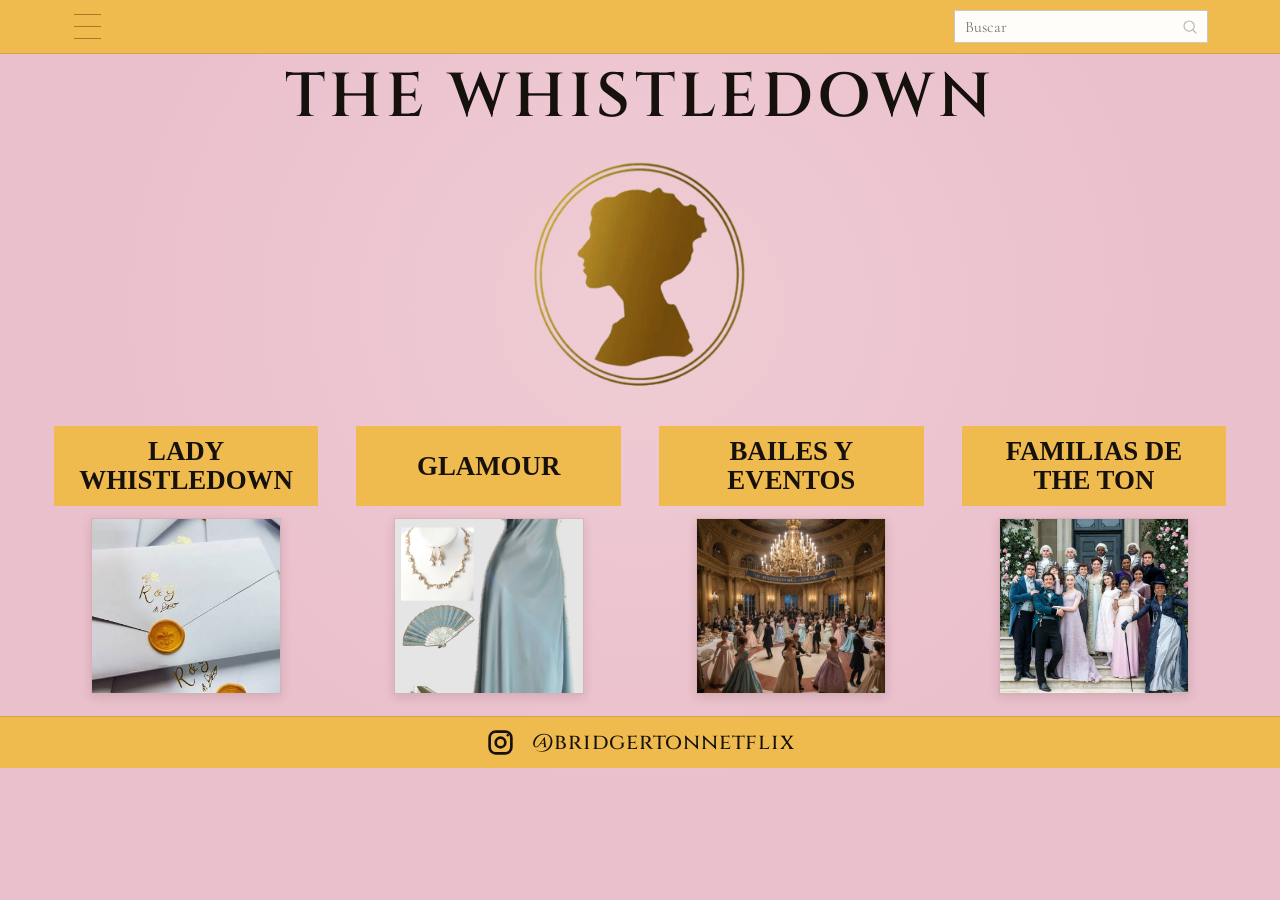
<file: index.html>
<!DOCTYPE html>
<html lang="es">
    <head>
        <meta charset="UTF-8">
        <meta name="viewport" content="width=device-width, initial-scale=1.0">
        <meta name="theme-color" content="#eac0cc">
        <title>The Whistledown </title>
        <link rel="preconnect" href="https://fonts.googleapis.com">
        <link rel="preconnect" href="https://fonts.gstatic.com" crossorigin>
        <link href="https://fonts.googleapis.com/css2?family=Cinzel:wght@400;500;600;700&display=swap" rel="stylesheet">
        <link rel="stylesheet" href="./bridgerton.css">
    </head>
    <body>
        <header class="topbar home-topbar">
            <button class="icon-button menu-button menu-toggle" type="button" aria-label="Abrir menú" aria-controls="site-menu" aria-expanded="false">
                <span></span><span></span><span></span>
            </button>
            <form class="search" role="search" action="#">
                <label class="visually-hidden" for="site-search">Buscar en The Whistledown</label>
                <input id="site-search" type="search" placeholder="Buscar" autocomplete="off" aria-controls="search-results" aria-expanded="false">
                <button class="search-button" type="submit" aria-label="Buscar">
                    <svg viewBox="0 0 24 24" aria-hidden="true"><circle cx="10.8" cy="10.8" r="6.8"></circle><path d="m16 16 4.5 4.5"></path></svg>
                </button>
                <div class="search-results" id="search-results" role="list" hidden></div>
            </form>
        </header>
        <button class="menu-backdrop" type="button" aria-label="Cerrar menú" hidden></button>
        <nav class="side-menu" id="site-menu" aria-label="Secciones de The Whistledown" hidden>
            <h2>Explorar</h2>
            <a href="./index.html" aria-current="page">Inicio</a>
            <a href="./lady-whistledown.html">Lady Whistledown</a>
            <a href="./glamour.html">Glamour</a>
            <a href="./bailes-eventos.html">Bailes y eventos</a>
            <a href="./familias.html">Familias de The Ton</a>
            <a href="./contacto.html">Contacto</a>
        </nav>

        <main>
            <section class="masthead" aria-labelledby="page-title">
                <h1 id="page-title">The Whistledown</h1>
                <img class="portrait-seal" src="./Diseño%20tablet%20(2)%20(1).png" alt="Silueta dorada de Lady Whistledown dentro de un sello">
            </section>

            <section class="departments" aria-label="Secciones de The Whistledown">
                <a class="department" href="./lady-whistledown.html">
                    <h2>Lady<br>Whistledown</h2>
                    <img class="department-image image-letter" src="./image%20(3).png" alt="Carta sellada de Lady Whistledown">
                </a>
                <a class="department" href="./glamour.html">
                    <h2>Glamour</h2>
                    <img class="department-image image-fashion" src="./image%20(2).png" alt="Vestido celeste y accesorios de época">
                </a>
                <a class="department" href="./bailes-eventos.html">
                    <h2>Bailes y<br>eventos</h2>
                    <img class="department-image image-dance" src="./image%20(1).png" alt="Baile de época en un salón iluminado">
                </a>
                <a class="department" href="./familias.html">
                    <h2>Familias de<br>The Ton</h2>
                    <img class="department-image image-family" src="./image.png" alt="El elenco de Bridgerton reunido">
                </a>
            </section>
        </main>

        <footer class="social-footer">
            <a href="https://www.instagram.com/bridgertonnetflix/" aria-label="instagram de bridgerton">
                <svg viewBox="0 0 24 24" aria-hidden="true"><rect x="3" y="3" width="18" height="18" rx="5"></rect><circle cx="12" cy="12" r="4"></circle><circle class="instagram-dot" cx="18" cy="6" r="1"></circle></svg>
                <span>@bridgertonnetflix</span>
            </a>
        </footer>
        <script src="./menu.js" defer></script>
        <script src="./search.js" defer></script>
    </body>
</html>
</file>
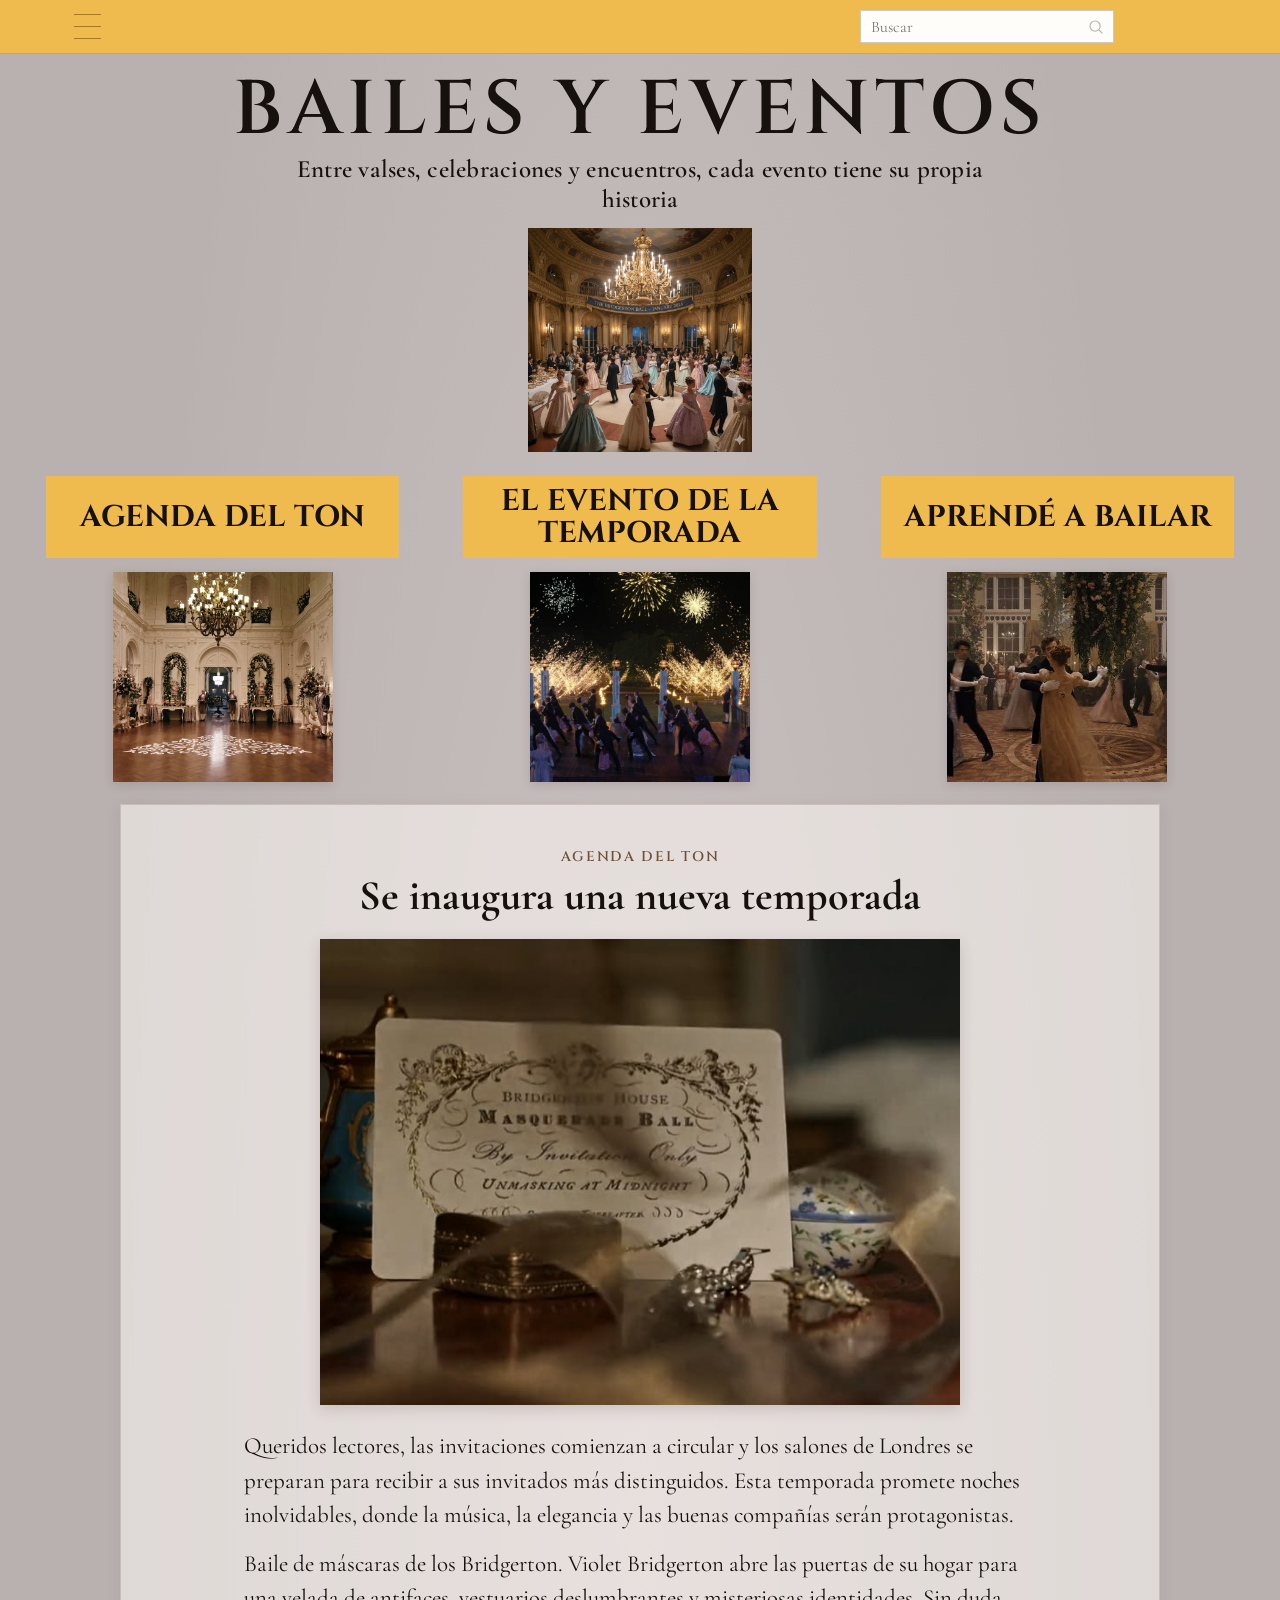
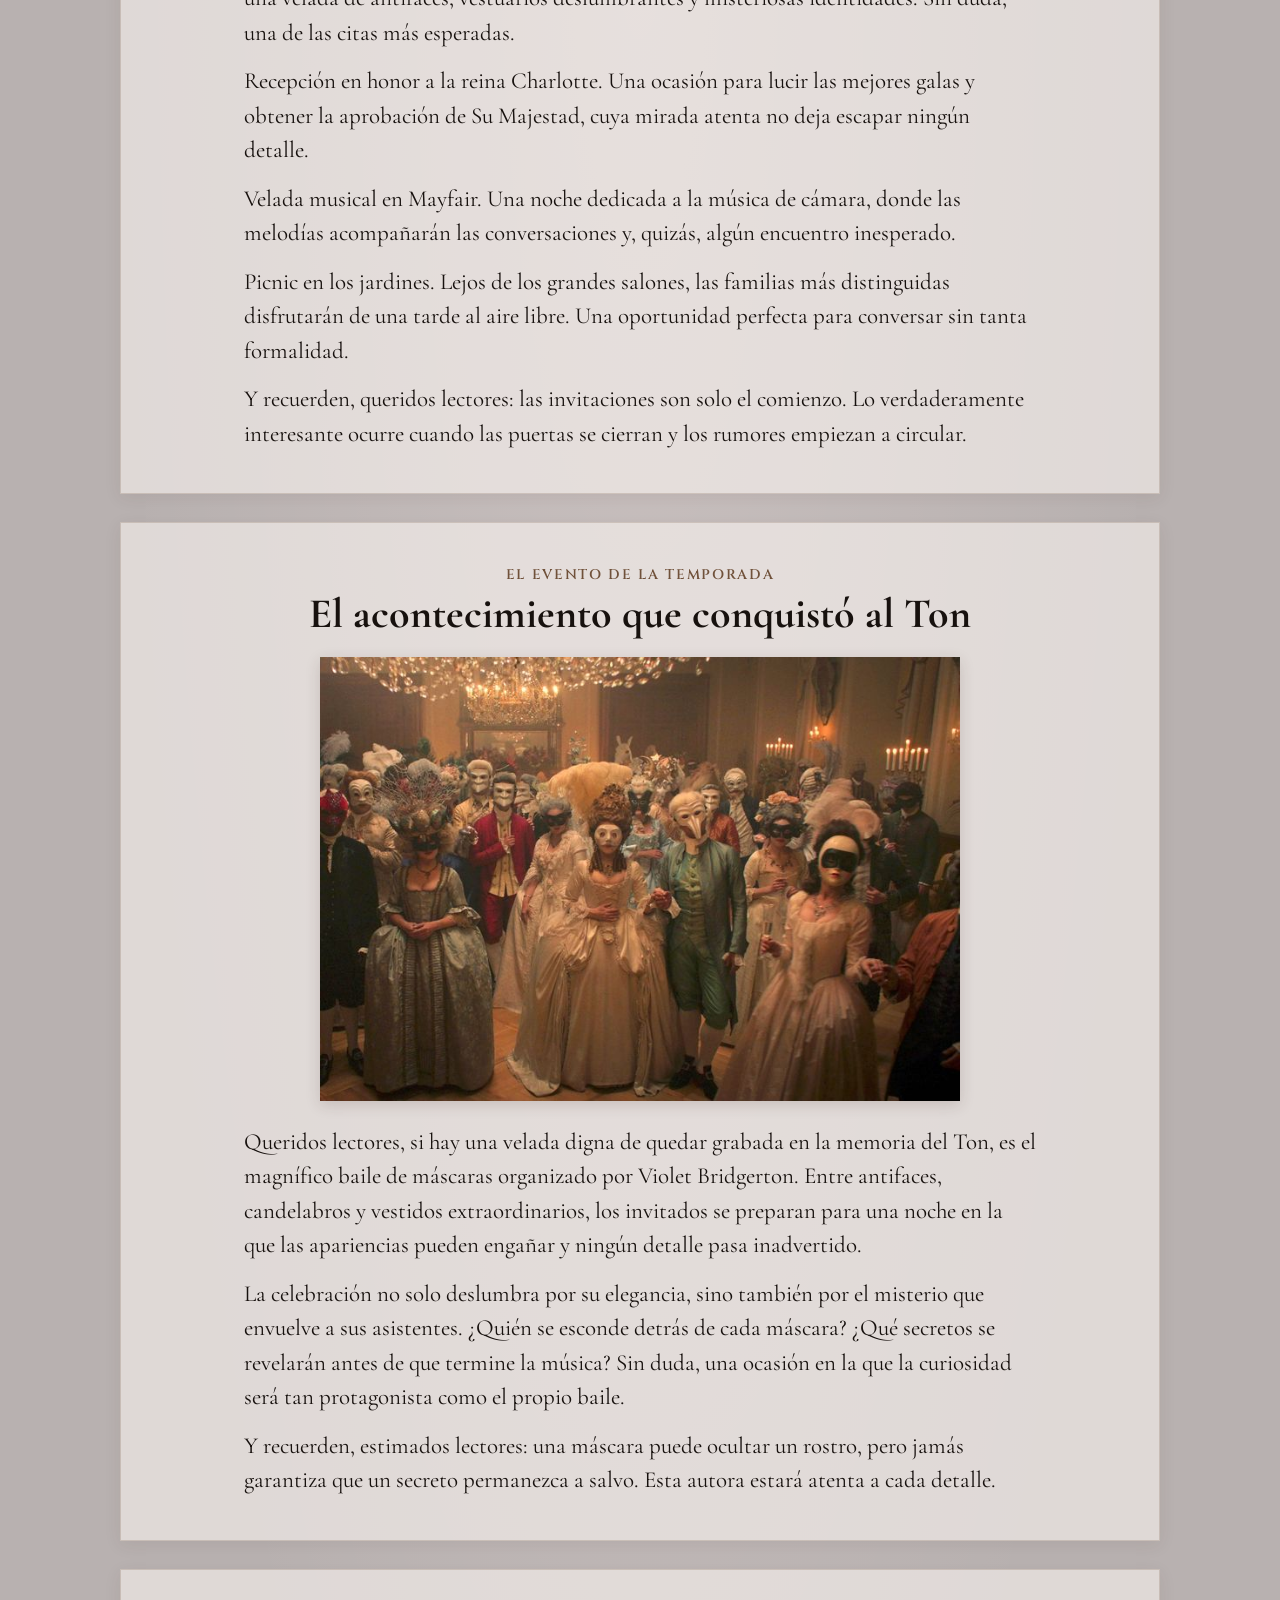
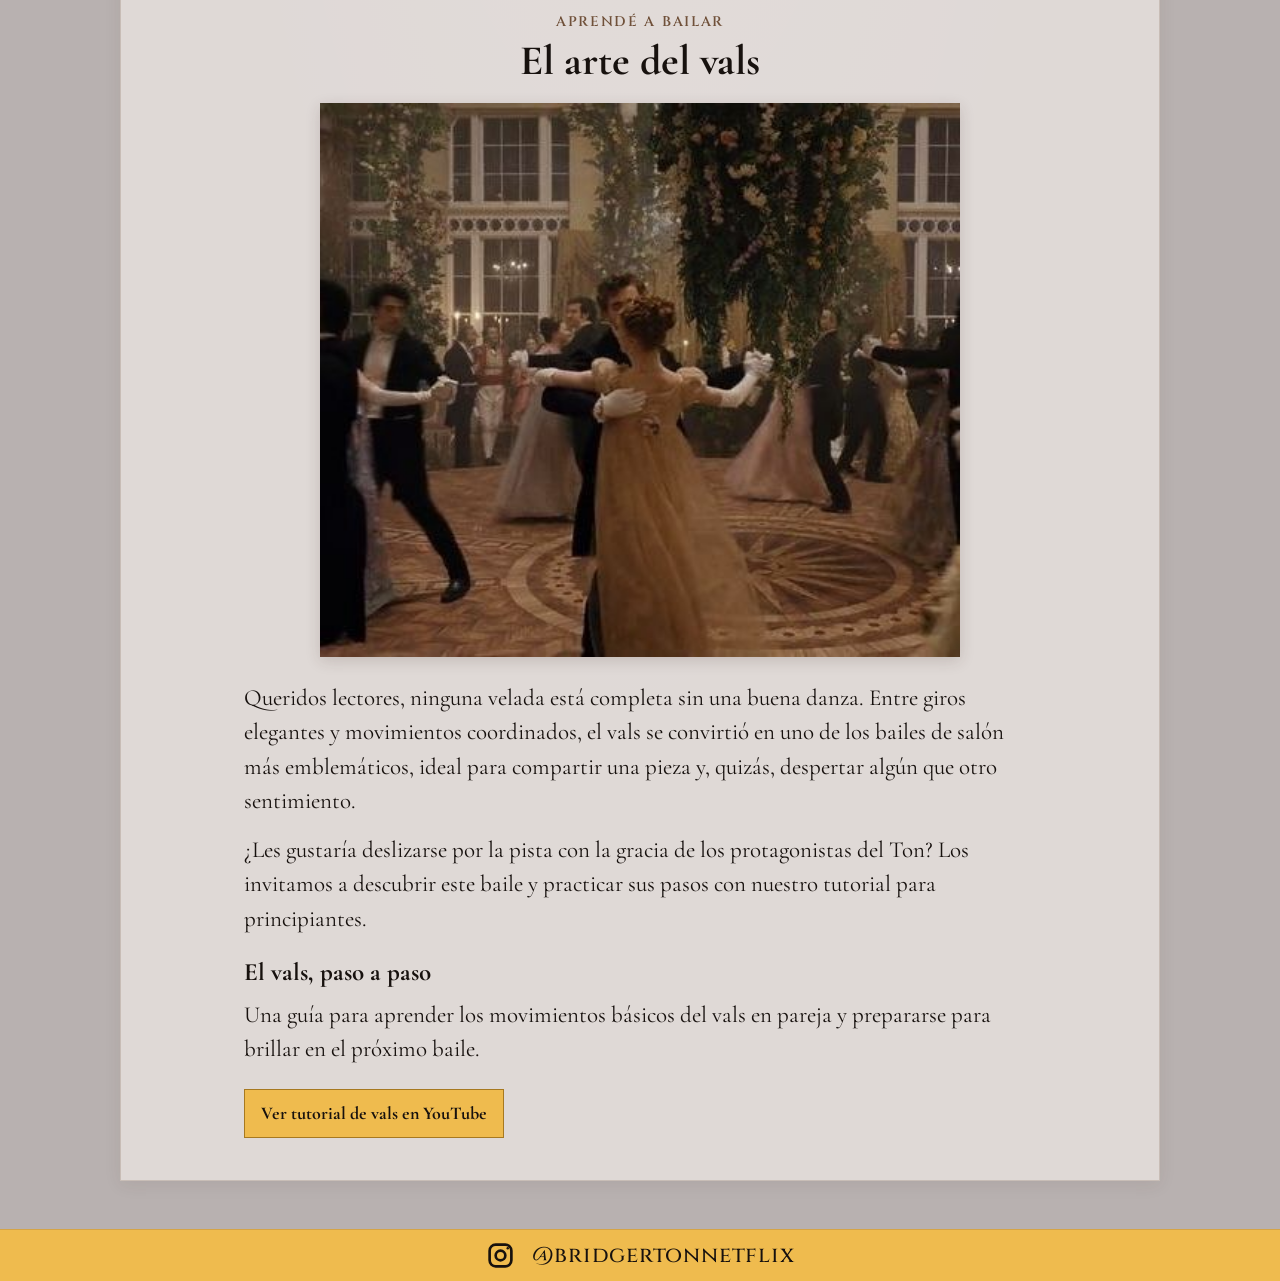
<file: bailes-eventos.html>
<!DOCTYPE html>
<html lang="es">
    <head>
        <meta charset="UTF-8">
        <meta name="viewport" content="width=device-width, initial-scale=1.0">
        <meta name="theme-color" content="#eac0cc">
        <meta name="description" content="Entre valses, celebraciones y encuentros, cada evento tiene su propia historia.">
        <title>Bailes y eventos | The Whistledown</title>
        <link rel="preconnect" href="https://fonts.googleapis.com">
        <link rel="preconnect" href="https://fonts.gstatic.com" crossorigin>
        <link rel="stylesheet" href="./bridgerton.css">
        <link rel="stylesheet" href="./bailes-eventos.css">
    </head>
    <body class="events-page">
        <header class="topbar">
            <button class="icon-button menu-button menu-toggle" type="button" aria-label="Abrir menú" aria-controls="site-menu" aria-expanded="false">
                <span></span><span></span><span></span>
            </button>
            <form class="search" role="search" action="#">
                <label class="visually-hidden" for="site-search">Buscar en The Whistledown</label>
                <input id="site-search" type="search" placeholder="Buscar" autocomplete="off" aria-controls="search-results" aria-expanded="false">
                <button class="search-button" type="submit" aria-label="Buscar">
                    <svg viewBox="0 0 24 24" aria-hidden="true"><circle cx="10.8" cy="10.8" r="6.8"></circle><path d="m16 16 4.5 4.5"></path></svg>
                </button>
                <div class="search-results" id="search-results" role="list" hidden></div>
            </form>
        </header>
        <button class="menu-backdrop" type="button" aria-label="Cerrar menú" hidden></button>
        <nav class="side-menu" id="site-menu" aria-label="Secciones de The Whistledown" hidden>
            <h2>Explorar</h2>
            <a href="./index.html">Inicio</a>
            <a href="./lady-whistledown.html">Lady Whistledown</a>
            <a href="./glamour.html">Glamour</a>
            <a href="./bailes-eventos.html">Bailes y eventos</a>
            <a href="./familias.html">Familias de The Ton</a>
            <a href="./contacto.html">Contacto</a>
        </nav>

        <main>
            <header class="events-masthead">
                <h1>Bailes y eventos</h1>
                <p>Entre valses, celebraciones y encuentros, cada evento tiene su propia historia</p>
                <img class="events-feature" src="./bridgerton%20ball.jpg" alt="Un baile de gala en un salón iluminado por una gran araña">
            </header>

            <section class="events-sections" aria-label="Bailes y eventos destacados">
                <a class="event-card" href="#agenda">
                    <h2>Agenda del Ton</h2>
                    <img src="./entrada%20ball.jpg" alt="Salón de baile preparado para recibir a la alta sociedad">
                </a>
                <a class="event-card" href="#evento-temporada">
                    <h2>El evento de la temporada</h2>
                    <img src="./queens%20ball.jpg" alt="Celebración nocturna con fuegos artificiales y baile">
                </a>
                <a class="event-card" href="#aprende-bailar">
                    <h2>Aprendé a bailar</h2>
                    <img src="./baile%20bridgerton.jpg" alt="Una pareja baila en un salón decorado con flores">
                </a>
            </section>

            <section class="event-articles" aria-label="Artículos de bailes y eventos">
                <article class="event-article" id="agenda">
                    <header class="event-article-heading">
                        <p class="event-category">Agenda del Ton</p>
                        <h2>Se inaugura una nueva temporada</h2>
                    </header>
                    <img class="event-article-image" src="./invitaci%C3%B3n%20ball.jpg" alt="Invitación al baile de máscaras de los Bridgerton">
                    <div class="event-copy">
                        <p>Queridos lectores, las invitaciones comienzan a circular y los salones de Londres se preparan para recibir a sus invitados más distinguidos. Esta temporada promete noches inolvidables, donde la música, la elegancia y las buenas compañías serán protagonistas.</p>
                        <p>Baile de máscaras de los Bridgerton. Violet Bridgerton abre las puertas de su hogar para una velada de antifaces, vestuarios deslumbrantes y misteriosas identidades. Sin duda, una de las citas más esperadas.</p>
                        <p>Recepción en honor a la reina Charlotte. Una ocasión para lucir las mejores galas y obtener la aprobación de Su Majestad, cuya mirada atenta no deja escapar ningún detalle.</p>
                        <p>Velada musical en Mayfair. Una noche dedicada a la música de cámara, donde las melodías acompañarán las conversaciones y, quizás, algún encuentro inesperado.</p>
                        <p>Picnic en los jardines. Lejos de los grandes salones, las familias más distinguidas disfrutarán de una tarde al aire libre. Una oportunidad perfecta para conversar sin tanta formalidad.</p>
                        <p>Y recuerden, queridos lectores: las invitaciones son solo el comienzo. Lo verdaderamente interesante ocurre cuando las puertas se cierran y los rumores empiezan a circular.</p>
                    </div>
                </article>

                <article class="event-article" id="evento-temporada">
                    <header class="event-article-heading">
                        <p class="event-category">El evento de la temporada</p>
                        <h2>El acontecimiento que conquistó al Ton</h2>
                    </header>
                    <img class="event-article-image" src="./masquerade%20ball.jpg" alt="Invitados con máscaras en el baile de los Bridgerton">
                    <div class="event-copy">
                        <p>Queridos lectores, si hay una velada digna de quedar grabada en la memoria del Ton, es el magnífico baile de máscaras organizado por Violet Bridgerton. Entre antifaces, candelabros y vestidos extraordinarios, los invitados se preparan para una noche en la que las apariencias pueden engañar y ningún detalle pasa inadvertido.</p>
                        <p>La celebración no solo deslumbra por su elegancia, sino también por el misterio que envuelve a sus asistentes. ¿Quién se esconde detrás de cada máscara? ¿Qué secretos se revelarán antes de que termine la música? Sin duda, una ocasión en la que la curiosidad será tan protagonista como el propio baile.</p>
                        <p>Y recuerden, estimados lectores: una máscara puede ocultar un rostro, pero jamás garantiza que un secreto permanezca a salvo. Esta autora estará atenta a cada detalle.</p>
                    </div>
                </article>

                <article class="event-article" id="aprende-bailar">
                    <header class="event-article-heading">
                        <p class="event-category">Aprendé a bailar</p>
                        <h2>El arte del vals</h2>
                    </header>
                    <img class="event-article-image" src="./vals.jpg" alt="Una pareja baila un vals durante una velada">
                    <div class="event-copy">
                        <p>Queridos lectores, ninguna velada está completa sin una buena danza. Entre giros elegantes y movimientos coordinados, el vals se convirtió en uno de los bailes de salón más emblemáticos, ideal para compartir una pieza y, quizás, despertar algún que otro sentimiento.</p>
                        <p>¿Les gustaría deslizarse por la pista con la gracia de los protagonistas del Ton? Los invitamos a descubrir este baile y practicar sus pasos con nuestro tutorial para principiantes.</p>
                        <h3>El vals, paso a paso</h3>
                        <p>Una guía para aprender los movimientos básicos del vals en pareja y prepararse para brillar en el próximo baile.</p>
                        <a class="dance-video-link" href="https://www.youtube.com/watch?v=ukbv35ihMbg" target="_blank" rel="noopener noreferrer">Ver tutorial de vals en YouTube</a>
                    </div>
                </article>
            </section>
        </main>

        <footer class="social-footer">
            <a href="https://www.instagram.com/bridgertonnetflix/" aria-label="instagram de bridgerton">
                <svg viewBox="0 0 24 24" aria-hidden="true"><rect x="3" y="3" width="18" height="18" rx="5"></rect><circle cx="12" cy="12" r="4"></circle><circle class="instagram-dot" cx="18" cy="6" r="1"></circle></svg>
                <span>@bridgertonnetflix</span>
            </a>
        </footer>
        <script src="./menu.js" defer></script>
        <script src="./search.js" defer></script>
    </body>
</html>
</file>
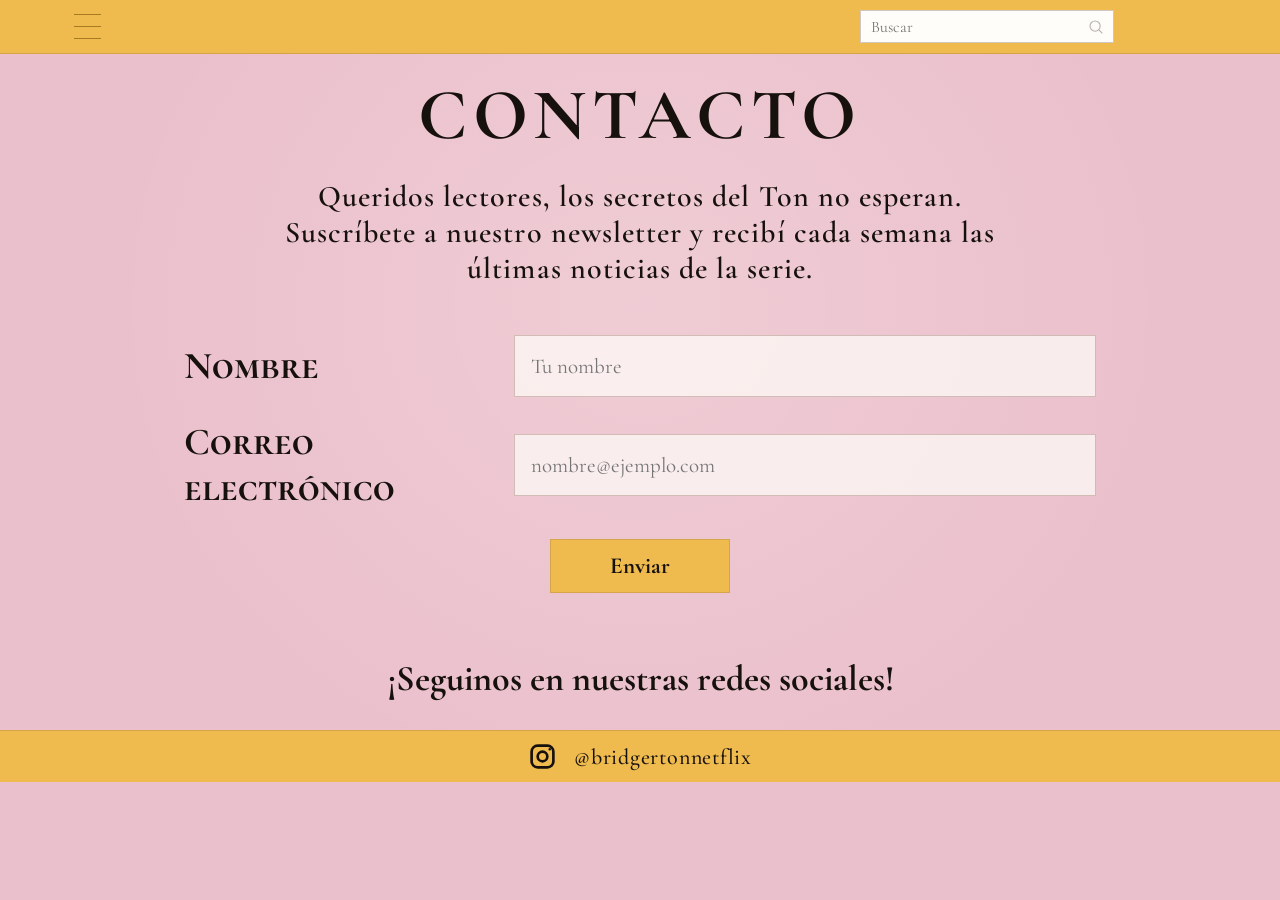
<file: contacto.html>
<!DOCTYPE html>
<html lang="es">
    <head>
        <meta charset="UTF-8">
        <meta name="viewport" content="width=device-width, initial-scale=1.0">
        <meta name="theme-color" content="#eac0cc">
        <meta name="description" content="Suscríbete para recibir las últimas novedades de la comunidad Bridgerton.">
        <title>Contacto | The Whistledown</title>
        <link rel="preconnect" href="https://fonts.googleapis.com">
        <link rel="preconnect" href="https://fonts.gstatic.com" crossorigin>
        <link href="https://fonts.googleapis.com/css2?family=Cormorant+Garamond:ital,wght@0,400;0,500;0,600;0,700;1,400;1,500&display=swap" rel="stylesheet">
        <link rel="stylesheet" href="./bridgerton.css">
        <link rel="stylesheet" href="./contacto.css">
    </head>
    <body class="contact-page">
        <header class="topbar">
            <button class="icon-button menu-button menu-toggle" type="button" aria-label="Abrir menú" aria-controls="site-menu" aria-expanded="false">
                <span></span><span></span><span></span>
            </button>
            <form class="search" role="search" action="#">
                <label class="visually-hidden" for="site-search">Buscar en The Whistledown</label>
                <input id="site-search" type="search" placeholder="Buscar" autocomplete="off" aria-controls="search-results" aria-expanded="false">
                <button class="search-button" type="submit" aria-label="Buscar">
                    <svg viewBox="0 0 24 24" aria-hidden="true"><circle cx="10.8" cy="10.8" r="6.8"></circle><path d="m16 16 4.5 4.5"></path></svg>
                </button>
                <div class="search-results" id="search-results" role="list" hidden></div>
            </form>
        </header>
        <button class="menu-backdrop" type="button" aria-label="Cerrar menú" hidden></button>
        <nav class="side-menu" id="site-menu" aria-label="Secciones de The Whistledown" hidden>
            <h2>Explorar</h2>
            <a href="./index.html">Inicio</a>
            <a href="./lady-whistledown.html">Lady Whistledown</a>
            <a href="./glamour.html">Glamour</a>
            <a href="./bailes-eventos.html">Bailes y eventos</a>
            <a href="./familias.html">Familias de The Ton</a>
            <a href="./contacto.html" aria-current="page">Contacto</a>
        </nav>

        <main class="contact-main">
            <header class="contact-heading">
                <h1>Contacto</h1>
                <p>Queridos lectores, los secretos del Ton no esperan. Suscríbete a nuestro newsletter y recibí cada semana las últimas noticias de la serie.</p>
            </header>

            <form class="contact-form" id="contact-form">
                <div class="form-field">
                    <label for="contact-name">Nombre</label>
                    <input id="contact-name" name="name" type="text" autocomplete="name" placeholder="Tu nombre" required>
                </div>
                <div class="form-field">
                    <label for="contact-email">Correo electrónico</label>
                    <input id="contact-email" name="email" type="email" autocomplete="email" placeholder="nombre@ejemplo.com" required>
                </div>
                <button class="contact-submit" type="submit">Enviar</button>
                <p class="contact-success" id="contact-success" role="status" aria-live="polite" hidden>Ya sos parte de la comunidad Bridgerton, pronto recibirás más novedades.</p>
            </form>

            <p class="contact-social">¡Seguinos en nuestras redes sociales!</p>
        </main>

        <footer class="social-footer">
            <a href="https://www.instagram.com/bridgertonnetflix/" aria-label="Instagram de Bridgerton">
                <svg viewBox="0 0 24 24" aria-hidden="true"><rect x="3" y="3" width="18" height="18" rx="5"></rect><circle cx="12" cy="12" r="4"></circle><circle class="instagram-dot" cx="18" cy="6" r="1"></circle></svg>
                <span>@bridgertonnetflix</span>
            </a>
        </footer>
        <script src="./menu.js" defer></script>
        <script src="./search.js" defer></script>
        <script src="./contacto.js" defer></script>
    </body>
</html>
</file>
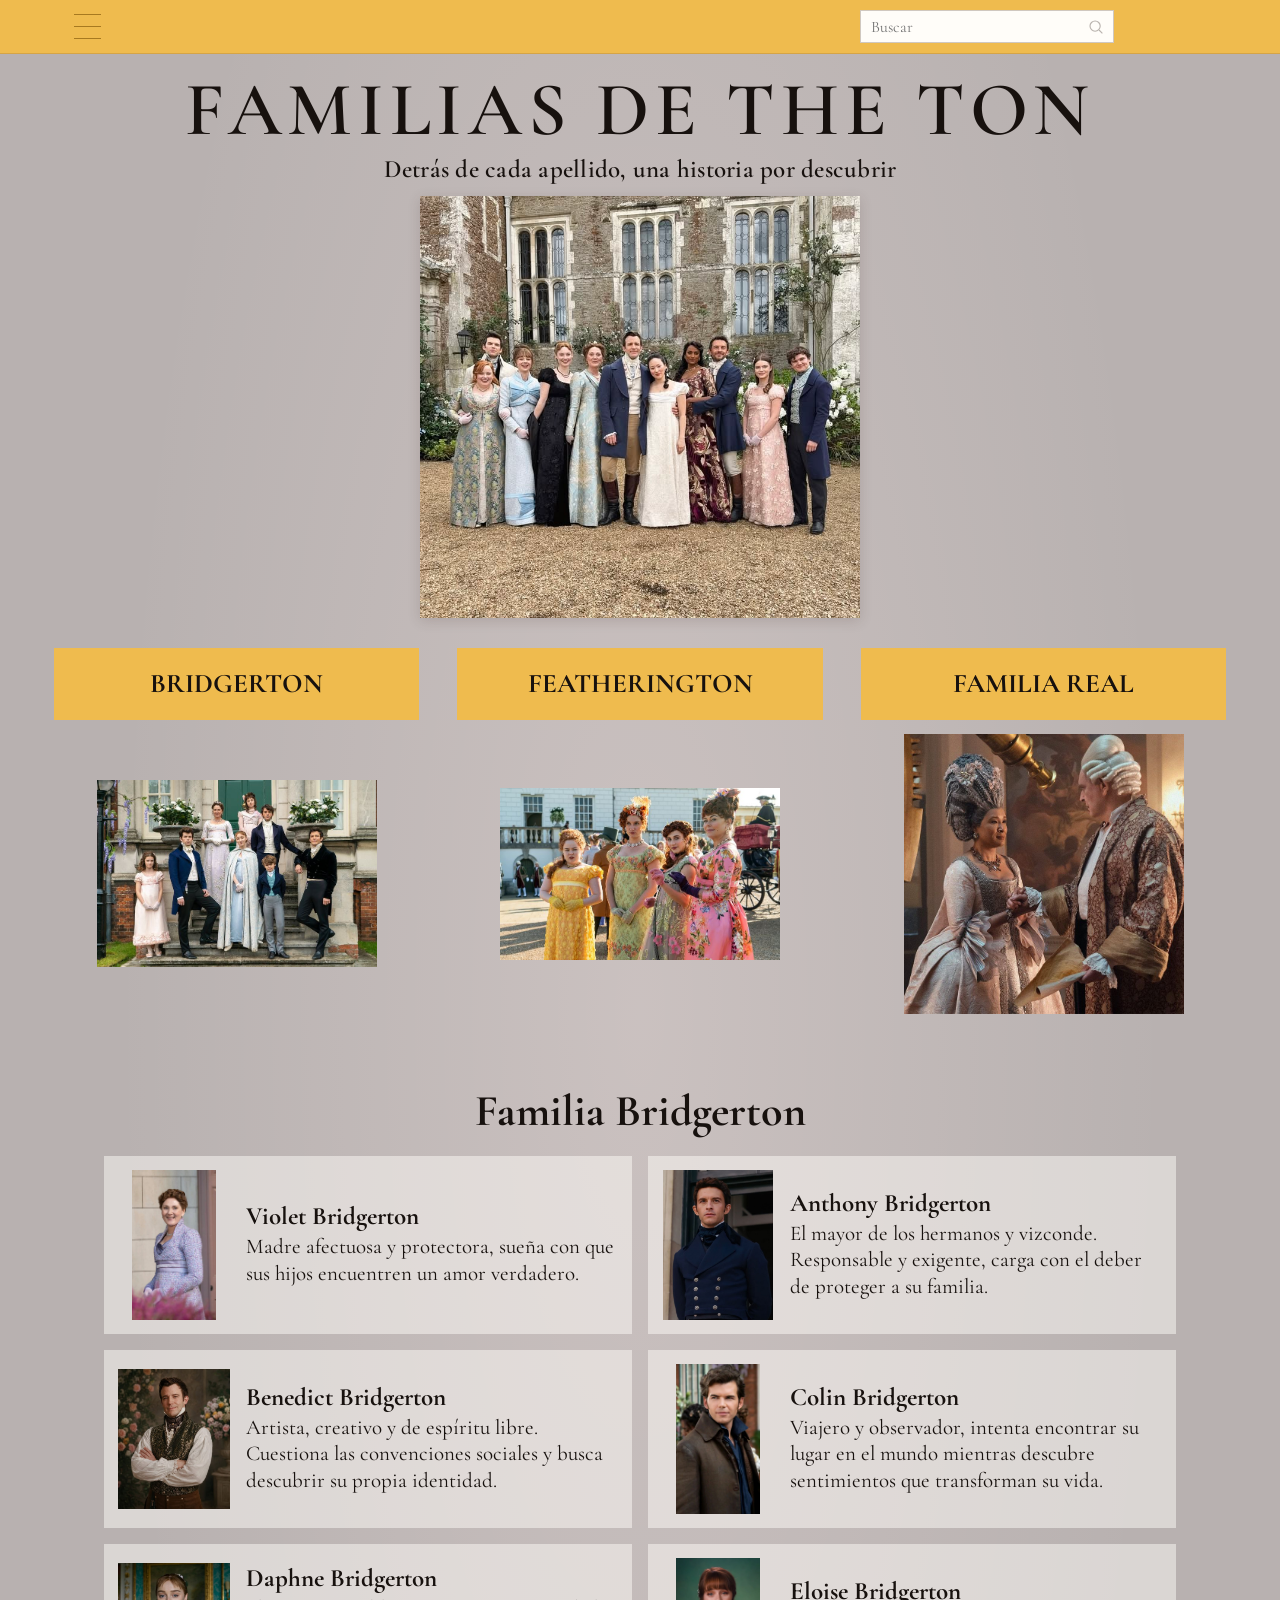
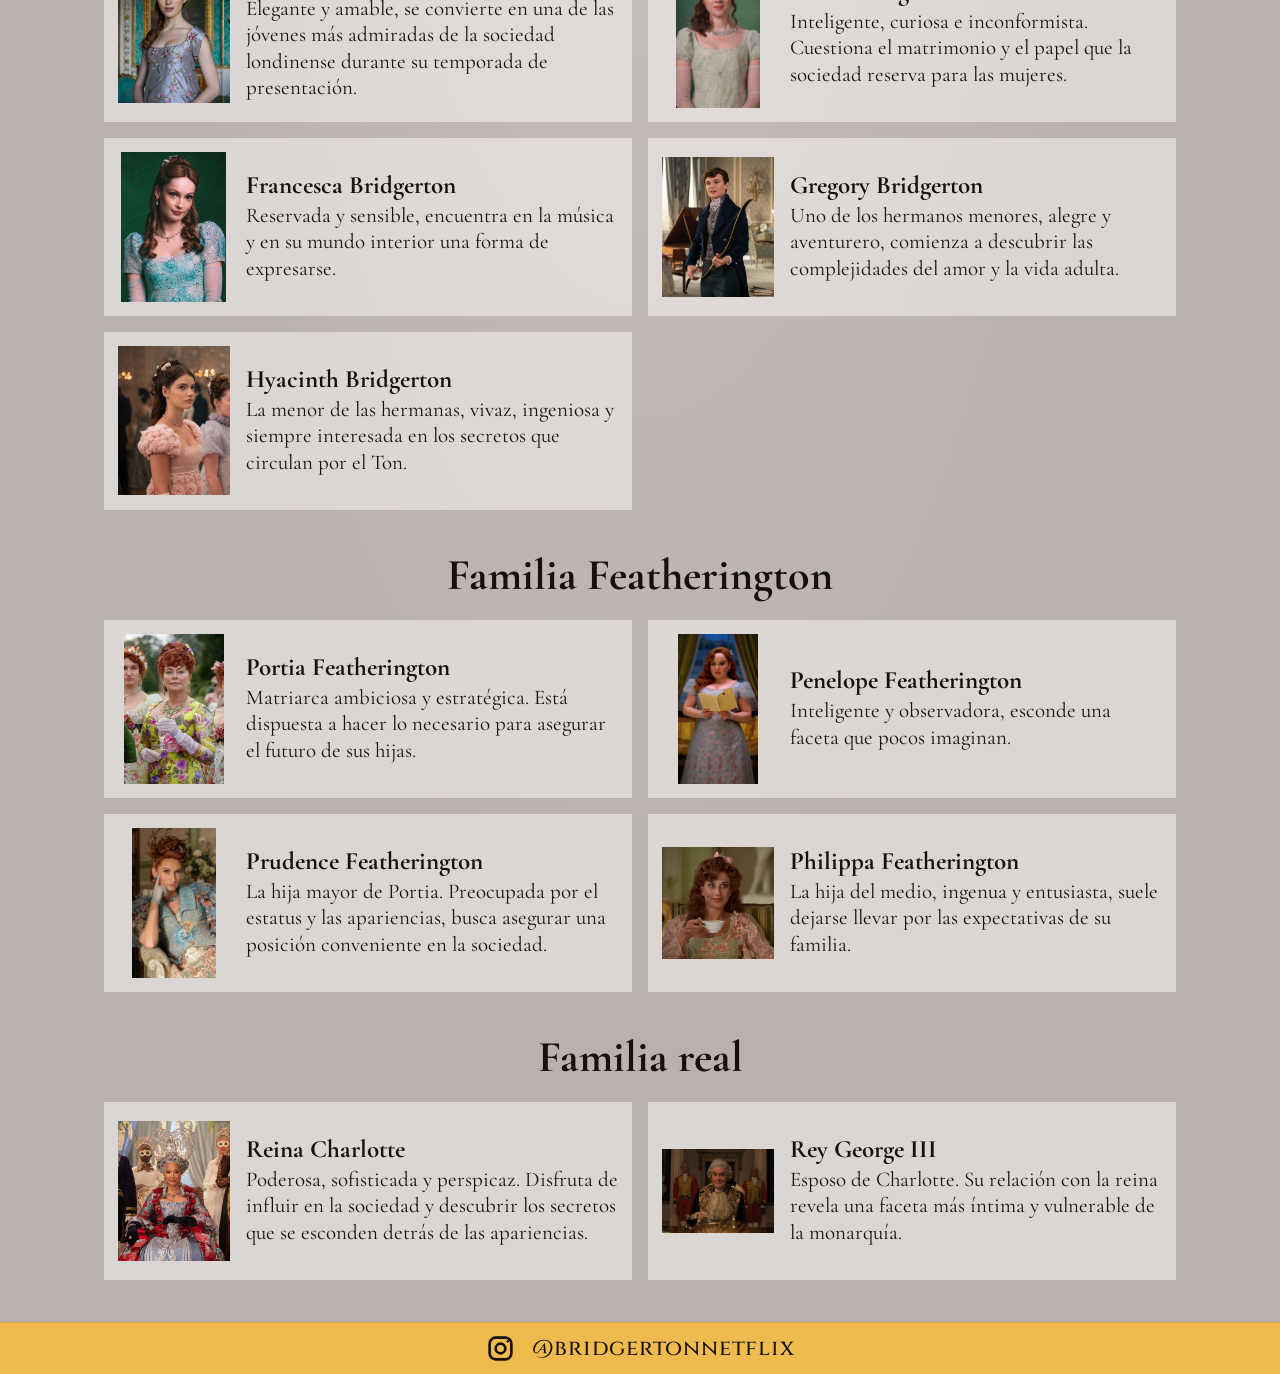
<file: familias.html>
<!DOCTYPE html>
<html lang="es">
    <head>
        <meta charset="UTF-8">
        <meta name="viewport" content="width=device-width, initial-scale=1.0">
        <meta name="theme-color" content="#eac0cc">
        <meta name="description" content="Detrás de cada apellido de The Ton, una historia por descubrir.">
        <title>Familias de The Ton | The Whistledown</title>
        <link rel="preconnect" href="https://fonts.googleapis.com">
        <link rel="preconnect" href="https://fonts.gstatic.com" crossorigin>
        <link href="https://fonts.googleapis.com/css2?family=Cormorant+Garamond:ital,wght@0,400;0,500;0,600;0,700;1,400;1,500&display=swap" rel="stylesheet">
        <link rel="stylesheet" href="./bridgerton.css">
        <link rel="stylesheet" href="./familias.css">
    </head>
    <body class="families-page">
        <header class="topbar">
            <button class="icon-button menu-button menu-toggle" type="button" aria-label="Abrir menú" aria-controls="site-menu" aria-expanded="false">
                <span></span><span></span><span></span>
            </button>
            <form class="search" role="search" action="#">
                <label class="visually-hidden" for="site-search">Buscar en The Whistledown</label>
                <input id="site-search" type="search" placeholder="Buscar" autocomplete="off" aria-controls="search-results" aria-expanded="false">
                <button class="search-button" type="submit" aria-label="Buscar">
                    <svg viewBox="0 0 24 24" aria-hidden="true"><circle cx="10.8" cy="10.8" r="6.8"></circle><path d="m16 16 4.5 4.5"></path></svg>
                </button>
                <div class="search-results" id="search-results" role="list" hidden></div>
            </form>
        </header>
        <button class="menu-backdrop" type="button" aria-label="Cerrar menú" hidden></button>
        <nav class="side-menu" id="site-menu" aria-label="Secciones de The Whistledown" hidden>
            <h2>Explorar</h2>
            <a href="./index.html">Inicio</a>
            <a href="./lady-whistledown.html">Lady Whistledown</a>
            <a href="./glamour.html">Glamour</a>
            <a href="./bailes-eventos.html">Bailes y eventos</a>
            <a href="./familias.html">Familias de The Ton</a>
            <a href="./contacto.html">Contacto</a>
        </nav>

        <main>
            <header class="families-masthead">
                <h1>Familias de The Ton</h1>
                <p>Detrás de cada apellido, una historia por descubrir</p>
                <img class="families-feature" src="./familias.jpg" alt="Integrantes de las familias Bridgerton reunidos frente a su residencia">
            </header>

            <section class="family-grid" id="familias" aria-label="Familias de la alta sociedad">
                <a class="family-card" href="#familia-bridgerton" aria-label="Ver integrantes de la familia Bridgerton">
                    <h2>Bridgerton</h2>
                    <img src="./familia%20bridgerton.jpg" alt="La familia Bridgerton reunida frente a su residencia">
                </a>
                <a class="family-card" href="#familia-featherington" aria-label="Ver integrantes de la familia Featherington">
                    <h2>Featherington</h2>
                    <img src="./familia%20featherigton.jpg" alt="Las mujeres de la familia Featherington reunidas al aire libre">
                </a>
                <a class="family-card" href="#familia-real" aria-label="Ver integrantes de la familia real">
                    <h2>Familia real</h2>
                    <img src="./familia%20real.jpg" alt="La reina Charlotte y el rey George juntos">
                </a>
            </section>

            <div class="family-details">
                <section class="family-detail" id="familia-bridgerton" aria-labelledby="bridgerton-title">
                    <h2 id="bridgerton-title">Familia Bridgerton</h2>
                    <div class="character-grid">
                        <article class="character-card">
                            <img src="./violet%20bridgerton.jpg" alt="Violet Bridgerton">
                            <div><h3>Violet Bridgerton</h3><p>Madre afectuosa y protectora, sueña con que sus hijos encuentren un amor verdadero.</p></div>
                        </article>
                        <article class="character-card">
                            <img src="./anthony%20bridgerton.jpg" alt="Anthony Bridgerton">
                            <div><h3>Anthony Bridgerton</h3><p>El mayor de los hermanos y vizconde. Responsable y exigente, carga con el deber de proteger a su familia.</p></div>
                        </article>
                        <article class="character-card">
                            <img src="./benedict.jpg" alt="Benedict Bridgerton">
                            <div><h3>Benedict Bridgerton</h3><p>Artista, creativo y de espíritu libre. Cuestiona las convenciones sociales y busca descubrir su propia identidad.</p></div>
                        </article>
                        <article class="character-card">
                            <img src="./colin.jpg" alt="Colin Bridgerton">
                            <div><h3>Colin Bridgerton</h3><p>Viajero y observador, intenta encontrar su lugar en el mundo mientras descubre sentimientos que transforman su vida.</p></div>
                        </article>
                        <article class="character-card">
                            <img src="./daphne.jpg" alt="Daphne Bridgerton">
                            <div><h3>Daphne Bridgerton</h3><p>Elegante y amable, se convierte en una de las jóvenes más admiradas de la sociedad londinense durante su temporada de presentación.</p></div>
                        </article>
                        <article class="character-card">
                            <img src="./Eloise%20Bridgerton.jpg" alt="Eloise Bridgerton">
                            <div><h3>Eloise Bridgerton</h3><p>Inteligente, curiosa e inconformista. Cuestiona el matrimonio y el papel que la sociedad reserva para las mujeres.</p></div>
                        </article>
                        <article class="character-card">
                            <img src="./Francesca.jpg" alt="Francesca Bridgerton">
                            <div><h3>Francesca Bridgerton</h3><p>Reservada y sensible, encuentra en la música y en su mundo interior una forma de expresarse.</p></div>
                        </article>
                        <article class="character-card">
                            <img src="./gregory.jpg" alt="Gregory Bridgerton">
                            <div><h3>Gregory Bridgerton</h3><p>Uno de los hermanos menores, alegre y aventurero, comienza a descubrir las complejidades del amor y la vida adulta.</p></div>
                        </article>
                        <article class="character-card">
                            <img src="./hyacinth%20bridgerton.jpg" alt="Hyacinth Bridgerton">
                            <div><h3>Hyacinth Bridgerton</h3><p>La menor de las hermanas, vivaz, ingeniosa y siempre interesada en los secretos que circulan por el Ton.</p></div>
                        </article>
                    </div>
                </section>

                <section class="family-detail" id="familia-featherington" aria-labelledby="featherington-title">
                    <h2 id="featherington-title">Familia Featherington</h2>
                    <div class="character-grid">
                        <article class="character-card">
                            <img src="./portia%20Featherington.jpg" alt="Portia Featherington">
                            <div><h3>Portia Featherington</h3><p>Matriarca ambiciosa y estratégica. Está dispuesta a hacer lo necesario para asegurar el futuro de sus hijas.</p></div>
                        </article>
                        <article class="character-card">
                            <img src="./penelope.jpg" alt="Penelope Featherington">
                            <div><h3>Penelope Featherington</h3><p>Inteligente y observadora, esconde una faceta que pocos imaginan.</p></div>
                        </article>
                        <article class="character-card">
                            <img src="./prudence.jpg" alt="Prudence Featherington">
                            <div><h3>Prudence Featherington</h3><p>La hija mayor de Portia. Preocupada por el estatus y las apariencias, busca asegurar una posición conveniente en la sociedad.</p></div>
                        </article>
                        <article class="character-card">
                            <img src="./Philippa%20_%20Bridgerton%203%20season.jpg" alt="Philippa Featherington">
                            <div><h3>Philippa Featherington</h3><p>La hija del medio, ingenua y entusiasta, suele dejarse llevar por las expectativas de su familia.</p></div>
                        </article>
                    </div>
                </section>

                <section class="family-detail" id="familia-real" aria-labelledby="royal-title">
                    <h2 id="royal-title">Familia real</h2>
                    <div class="character-grid">
                        <article class="character-card">
                            <img src="./reina%20charlotte.jpg" alt="Reina Charlotte">
                            <div><h3>Reina Charlotte</h3><p>Poderosa, sofisticada y perspicaz. Disfruta de influir en la sociedad y descubrir los secretos que se esconden detrás de las apariencias.</p></div>
                        </article>
                        <article class="character-card">
                            <img src="./king%20george.jpg" alt="Rey George III">
                            <div><h3>Rey George III</h3><p>Esposo de Charlotte. Su relación con la reina revela una faceta más íntima y vulnerable de la monarquía.</p></div>
                        </article>
                    </div>
                </section>
            </div>
        </main>

        <footer class="social-footer">
            <a href="https://www.instagram.com/bridgertonnetflix/" aria-label="instagram de bridgerton">
                <svg viewBox="0 0 24 24" aria-hidden="true"><rect x="3" y="3" width="18" height="18" rx="5"></rect><circle cx="12" cy="12" r="4"></circle><circle class="instagram-dot" cx="18" cy="6" r="1"></circle></svg>
                <span>@bridgertonnetflix</span>
            </a>
        </footer>
        <script src="./menu.js" defer></script>
        <script src="./search.js" defer></script>
    </body>
</html>
</file>
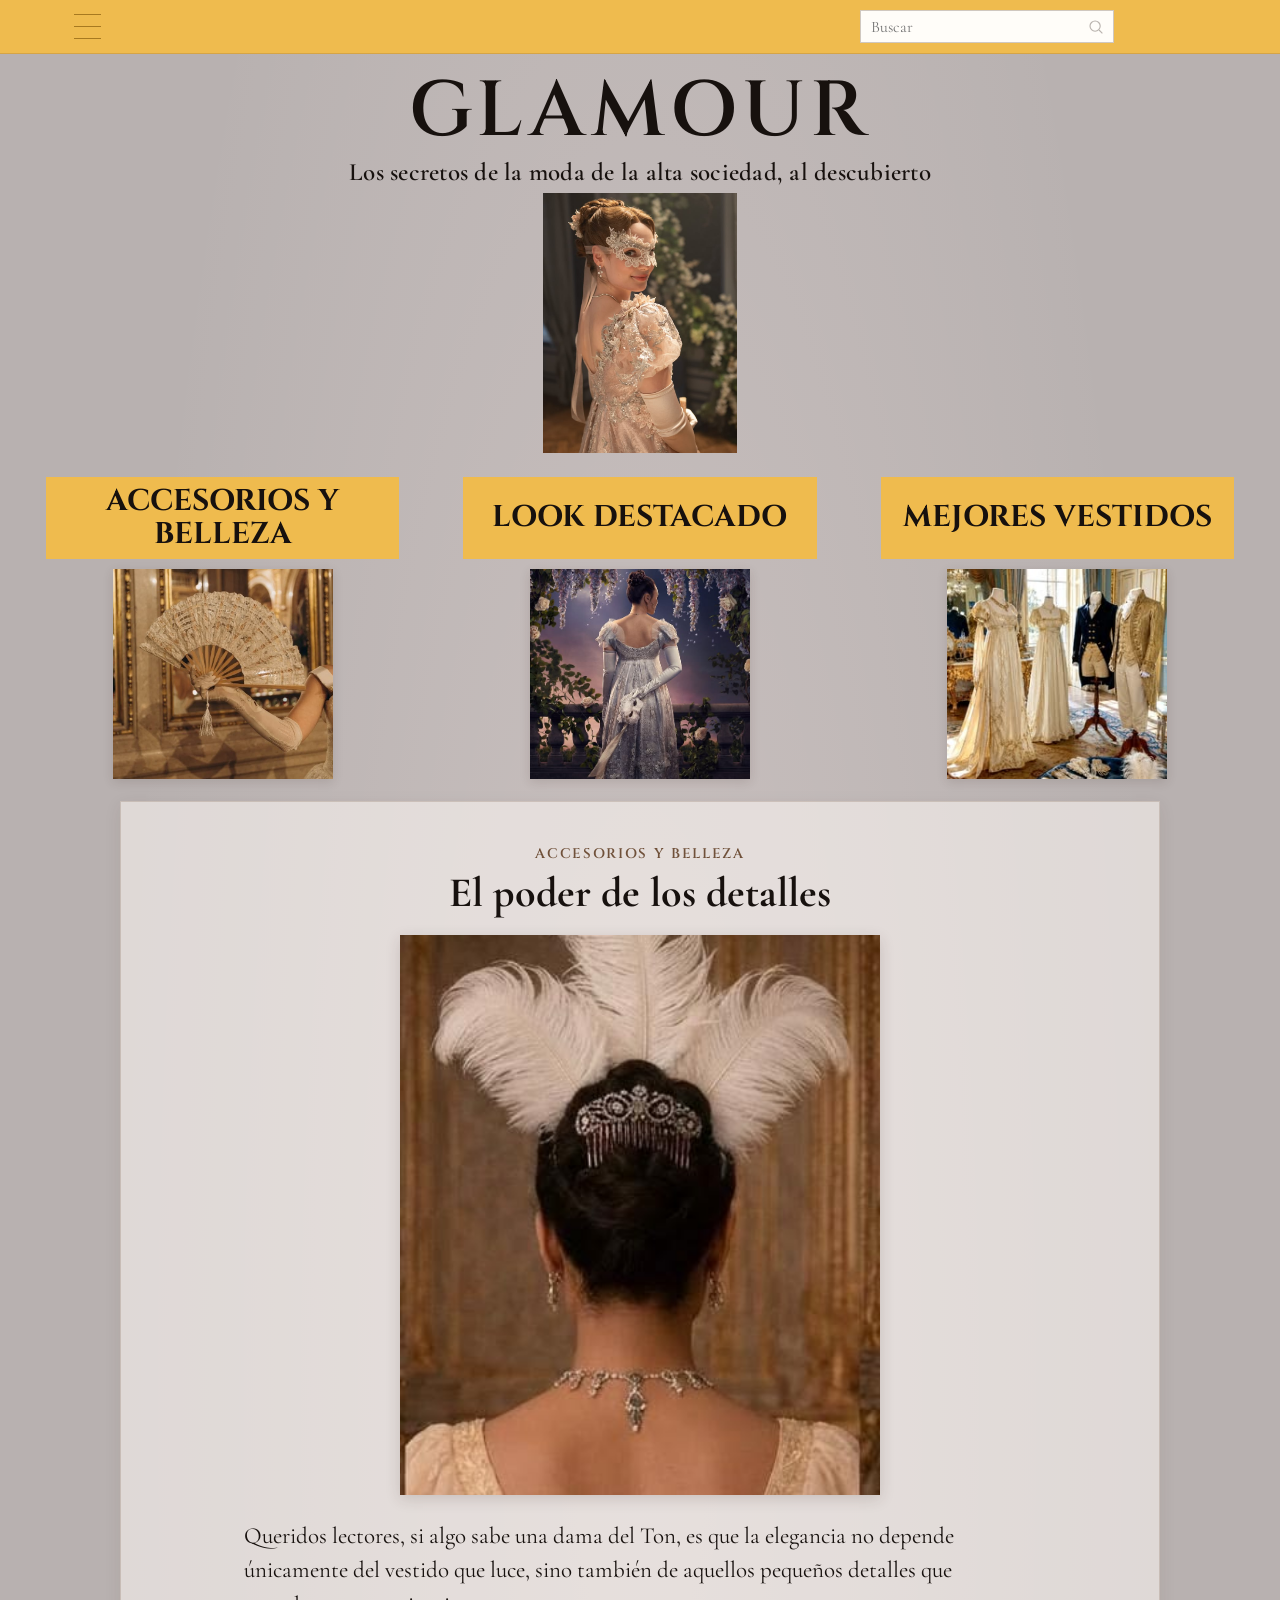
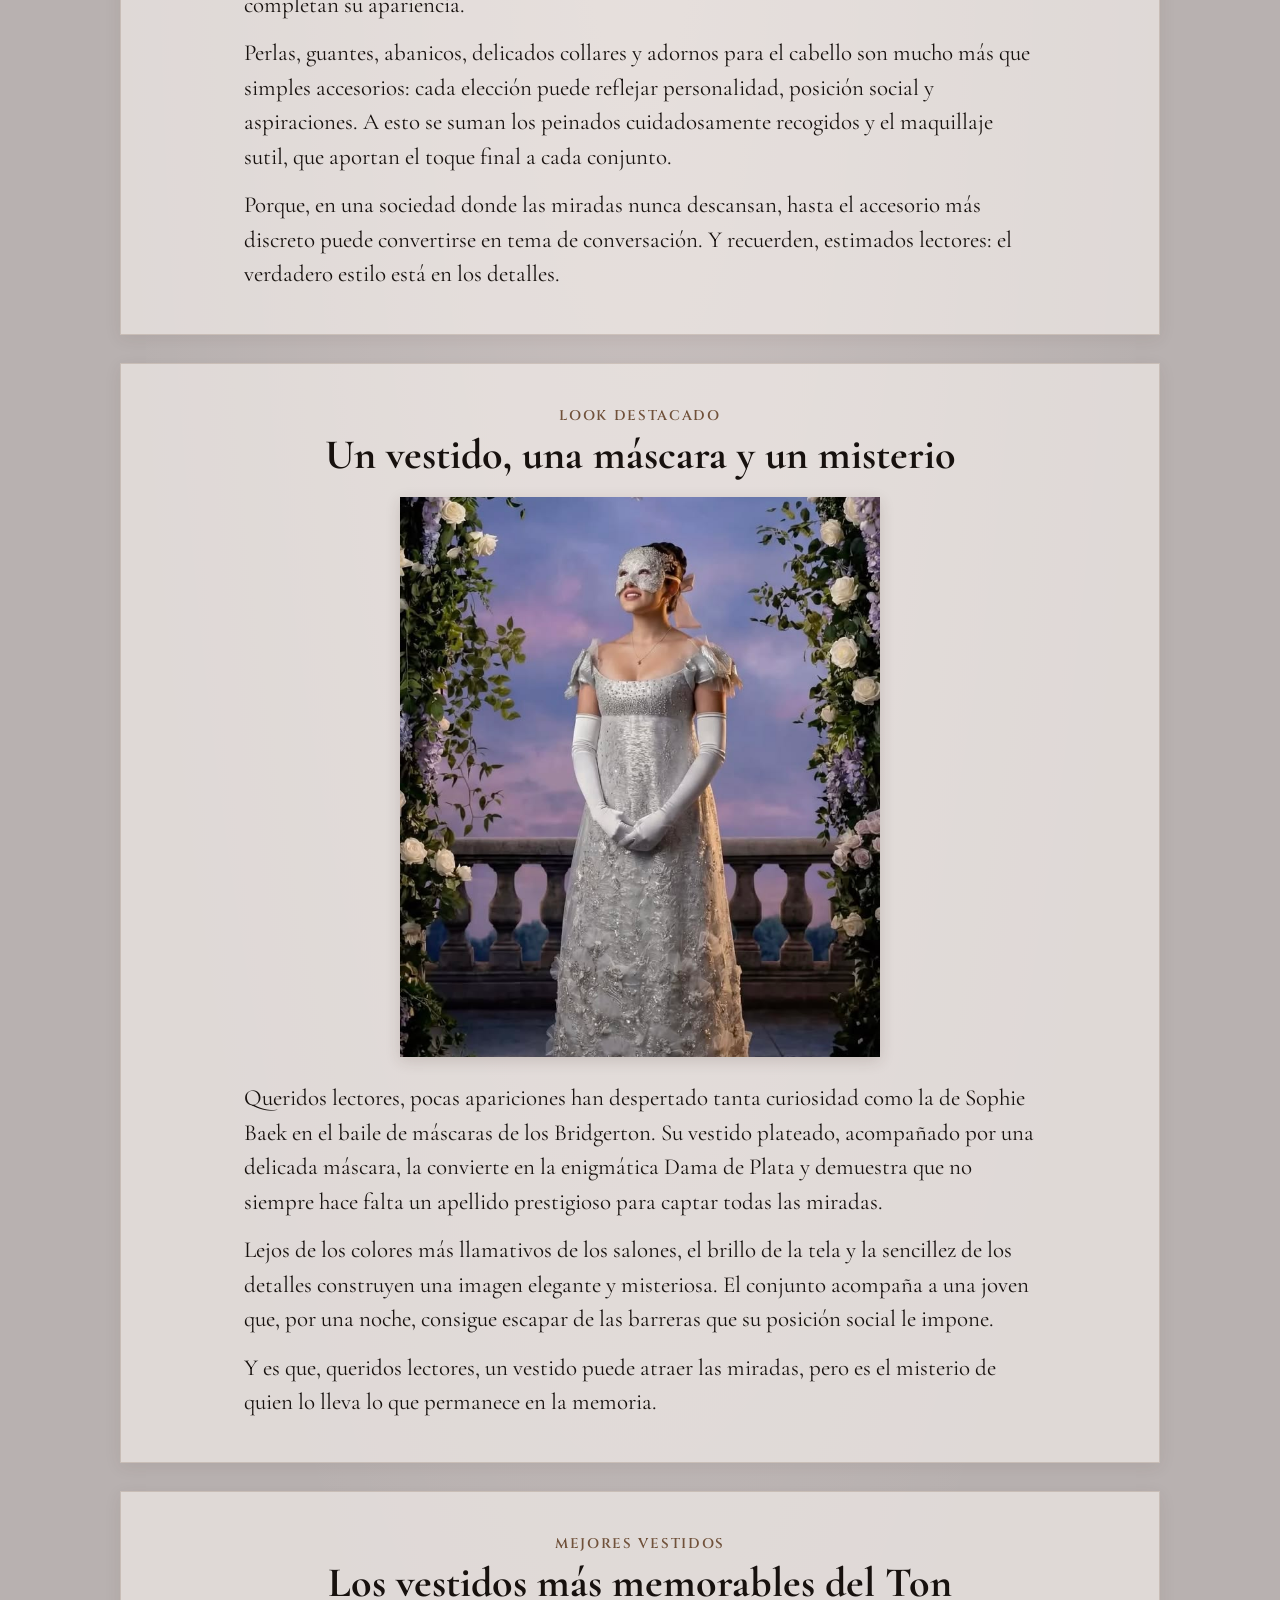
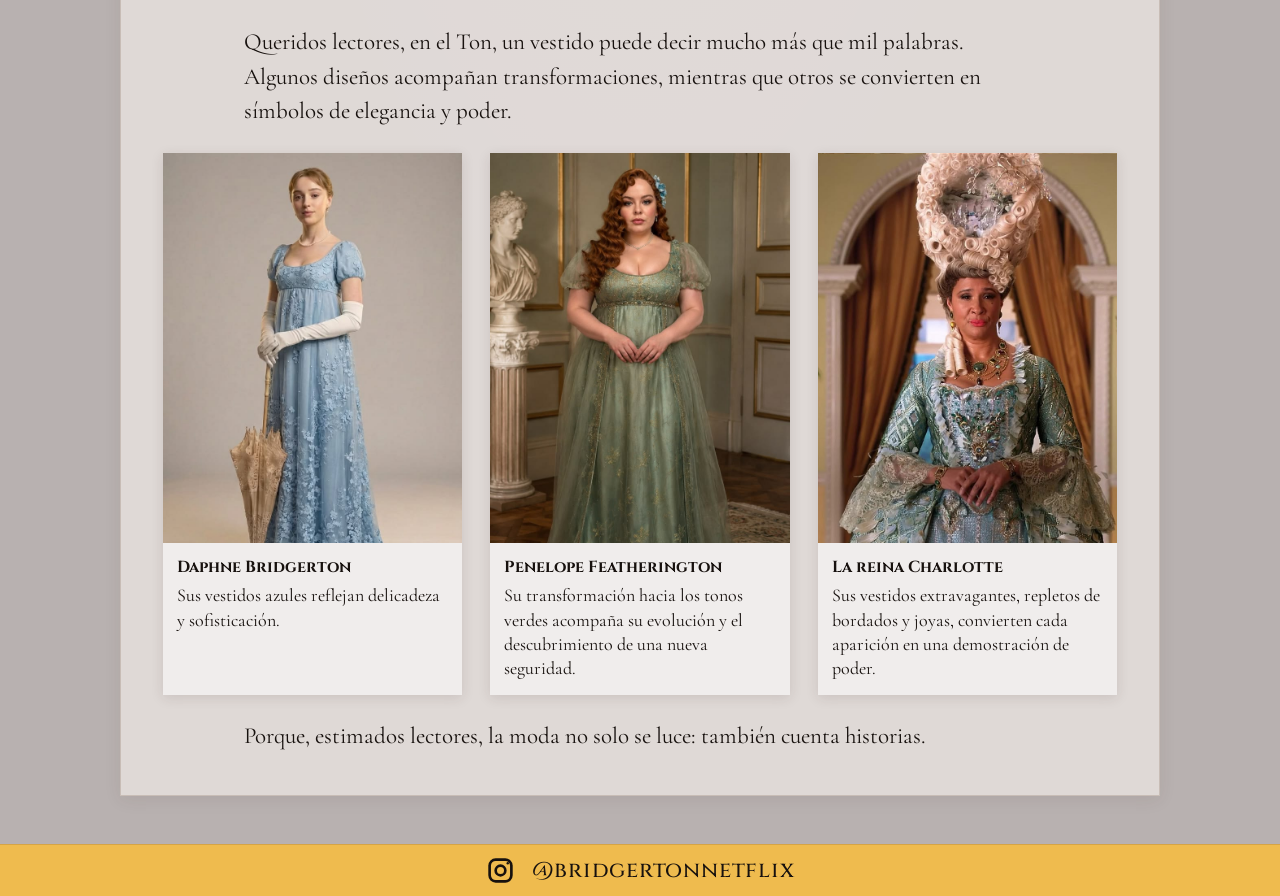
<file: glamour.html>
<!DOCTYPE html>
<html lang="es">
    <head>
        <meta charset="UTF-8">
        <meta name="viewport" content="width=device-width, initial-scale=1.0">
        <meta name="theme-color" content="#eac0cc">
        <meta name="description" content="Los secretos de la moda de la alta sociedad de Bridgerton.">
        <title>Glamour | The Whistledown</title>
        <link rel="preconnect" href="https://fonts.googleapis.com">
        <link rel="preconnect" href="https://fonts.gstatic.com" crossorigin>
        <link rel="stylesheet" href="./bridgerton.css">
        <link rel="stylesheet" href="./glamour.css">
    </head>
    <body class="glamour-page">
        <header class="topbar">
            <button class="icon-button menu-button menu-toggle" type="button" aria-label="Abrir menú" aria-controls="site-menu" aria-expanded="false">
                <span></span><span></span><span></span>
            </button>
            <form class="search" role="search" action="#">
                <label class="visually-hidden" for="site-search">Buscar en The Whistledown</label>
                <input id="site-search" type="search" placeholder="Buscar" autocomplete="off" aria-controls="search-results" aria-expanded="false">
                <button class="search-button" type="submit" aria-label="Buscar">
                    <svg viewBox="0 0 24 24" aria-hidden="true"><circle cx="10.8" cy="10.8" r="6.8"></circle><path d="m16 16 4.5 4.5"></path></svg>
                </button>
                <div class="search-results" id="search-results" role="list" hidden></div>
            </form>
        </header>
        <button class="menu-backdrop" type="button" aria-label="Cerrar menú" hidden></button>
        <nav class="side-menu" id="site-menu" aria-label="Secciones de The Whistledown" hidden>
            <h2>Explorar</h2>
            <a href="./index.html">Inicio</a>
            <a href="./lady-whistledown.html">Lady Whistledown</a>
            <a href="./glamour.html">Glamour</a>
            <a href="./bailes-eventos.html">Bailes y eventos</a>
            <a href="./familias.html">Familias de The Ton</a>
            <a href="./contacto.html">Contacto</a>
        </nav>

        <main>
            <header class="glamour-masthead">
                <h1>Glamour</h1>
                <p>Los secretos de la moda de la alta sociedad, al descubierto</p>
                <img class="glamour-feature" src="./daphne%20glamour.jpg" alt="Daphne Bridgerton con un vestido de gala y antifaz">
            </header>

            <section class="glamour-sections" aria-label="Moda y estilo">
                <a class="glamour-card" href="#accesorios">
                    <h2>Accesorios y belleza</h2>
                    <img src="./accesorios.jpg" alt="Abanico de encaje y guante de época">
                </a>
                <a class="glamour-card" href="#look-destacado">
                    <h2>Look destacado</h2>
                    <img src="./sophie%20mejor%20vestido.jpg" alt="Vestido de gala plateado en un jardín">
                </a>
                <a class="glamour-card" href="#mejores-vestidos">
                    <h2>Mejores vestidos</h2>
                    <img src="./vestuario.jpg" alt="Vestidos y trajes de época en una sala de vestuario">
                </a>
            </section>

            <section class="glamour-articles" aria-label="Artículos de moda y estilo">
                <article class="glamour-article" id="accesorios">
                    <header class="glamour-article-heading">
                        <p class="glamour-category">Accesorios y belleza</p>
                        <h2>El poder de los detalles</h2>
                    </header>
                    <img class="glamour-article-image" src="./accesorios%20foto.jpg" alt="Peinado adornado con plumas y joyas">
                    <div class="glamour-copy">
                        <p>Queridos lectores, si algo sabe una dama del Ton, es que la elegancia no depende únicamente del vestido que luce, sino también de aquellos pequeños detalles que completan su apariencia.</p>
                        <p>Perlas, guantes, abanicos, delicados collares y adornos para el cabello son mucho más que simples accesorios: cada elección puede reflejar personalidad, posición social y aspiraciones. A esto se suman los peinados cuidadosamente recogidos y el maquillaje sutil, que aportan el toque final a cada conjunto.</p>
                        <p>Porque, en una sociedad donde las miradas nunca descansan, hasta el accesorio más discreto puede convertirse en tema de conversación. Y recuerden, estimados lectores: el verdadero estilo está en los detalles.</p>
                    </div>
                </article>

                <article class="glamour-article" id="look-destacado">
                    <header class="glamour-article-heading">
                        <p class="glamour-category">Look destacado</p>
                        <h2>Un vestido, una máscara y un misterio</h2>
                    </header>
                    <img class="glamour-article-image" src="./look%20destacado%20sophie.jpg" alt="Sophie Baek con su vestido plateado y máscara en el baile">
                    <div class="glamour-copy">
                        <p>Queridos lectores, pocas apariciones han despertado tanta curiosidad como la de Sophie Baek en el baile de máscaras de los Bridgerton. Su vestido plateado, acompañado por una delicada máscara, la convierte en la enigmática Dama de Plata y demuestra que no siempre hace falta un apellido prestigioso para captar todas las miradas.</p>
                        <p>Lejos de los colores más llamativos de los salones, el brillo de la tela y la sencillez de los detalles construyen una imagen elegante y misteriosa. El conjunto acompaña a una joven que, por una noche, consigue escapar de las barreras que su posición social le impone.</p>
                        <p>Y es que, queridos lectores, un vestido puede atraer las miradas, pero es el misterio de quien lo lleva lo que permanece en la memoria.</p>
                    </div>
                </article>

                <article class="glamour-article" id="mejores-vestidos">
                    <header class="glamour-article-heading">
                        <p class="glamour-category">Mejores vestidos</p>
                        <h2>Los vestidos más memorables del Ton</h2>
                    </header>
                    <div class="glamour-copy">
                        <p>Queridos lectores, en el Ton, un vestido puede decir mucho más que mil palabras. Algunos diseños acompañan transformaciones, mientras que otros se convierten en símbolos de elegancia y poder.</p>
                    </div>
                    <div class="dress-gallery" aria-label="Vestidos memorables de Daphne, Penelope y la reina Charlotte">
                        <figure class="dress-card">
                            <img src="./vestido%20daphne.jpg" alt="Daphne Bridgerton con un vestido azul">
                            <figcaption><strong>Daphne Bridgerton</strong><span>Sus vestidos azules reflejan delicadeza y sofisticación.</span></figcaption>
                        </figure>
                        <figure class="dress-card">
                            <img src="./vestido%20penelope.jpg" alt="Penelope Featherington con un vestido verde">
                            <figcaption><strong>Penelope Featherington</strong><span>Su transformación hacia los tonos verdes acompaña su evolución y el descubrimiento de una nueva seguridad.</span></figcaption>
                        </figure>
                        <figure class="dress-card">
                            <img src="./vestido%20reina%20charlote.jpg" alt="La reina Charlotte con un vestido bordado y joyas">
                            <figcaption><strong>La reina Charlotte</strong><span>Sus vestidos extravagantes, repletos de bordados y joyas, convierten cada aparición en una demostración de poder.</span></figcaption>
                        </figure>
                    </div>
                    <div class="glamour-copy">
                        <p>Porque, estimados lectores, la moda no solo se luce: también cuenta historias.</p>
                    </div>
                </article>
            </section>
        </main>

        <footer class="social-footer">
            <a href="https://www.instagram.com/bridgertonnetflix/" aria-label="instagram de bridgerton">
                <svg viewBox="0 0 24 24" aria-hidden="true"><rect x="3" y="3" width="18" height="18" rx="5"></rect><circle cx="12" cy="12" r="4"></circle><circle class="instagram-dot" cx="18" cy="6" r="1"></circle></svg>
                <span>@bridgertonnetflix</span>
            </a>
        </footer>
        <script src="./menu.js" defer></script>
        <script src="./search.js" defer></script>
    </body>
</html>
</file>
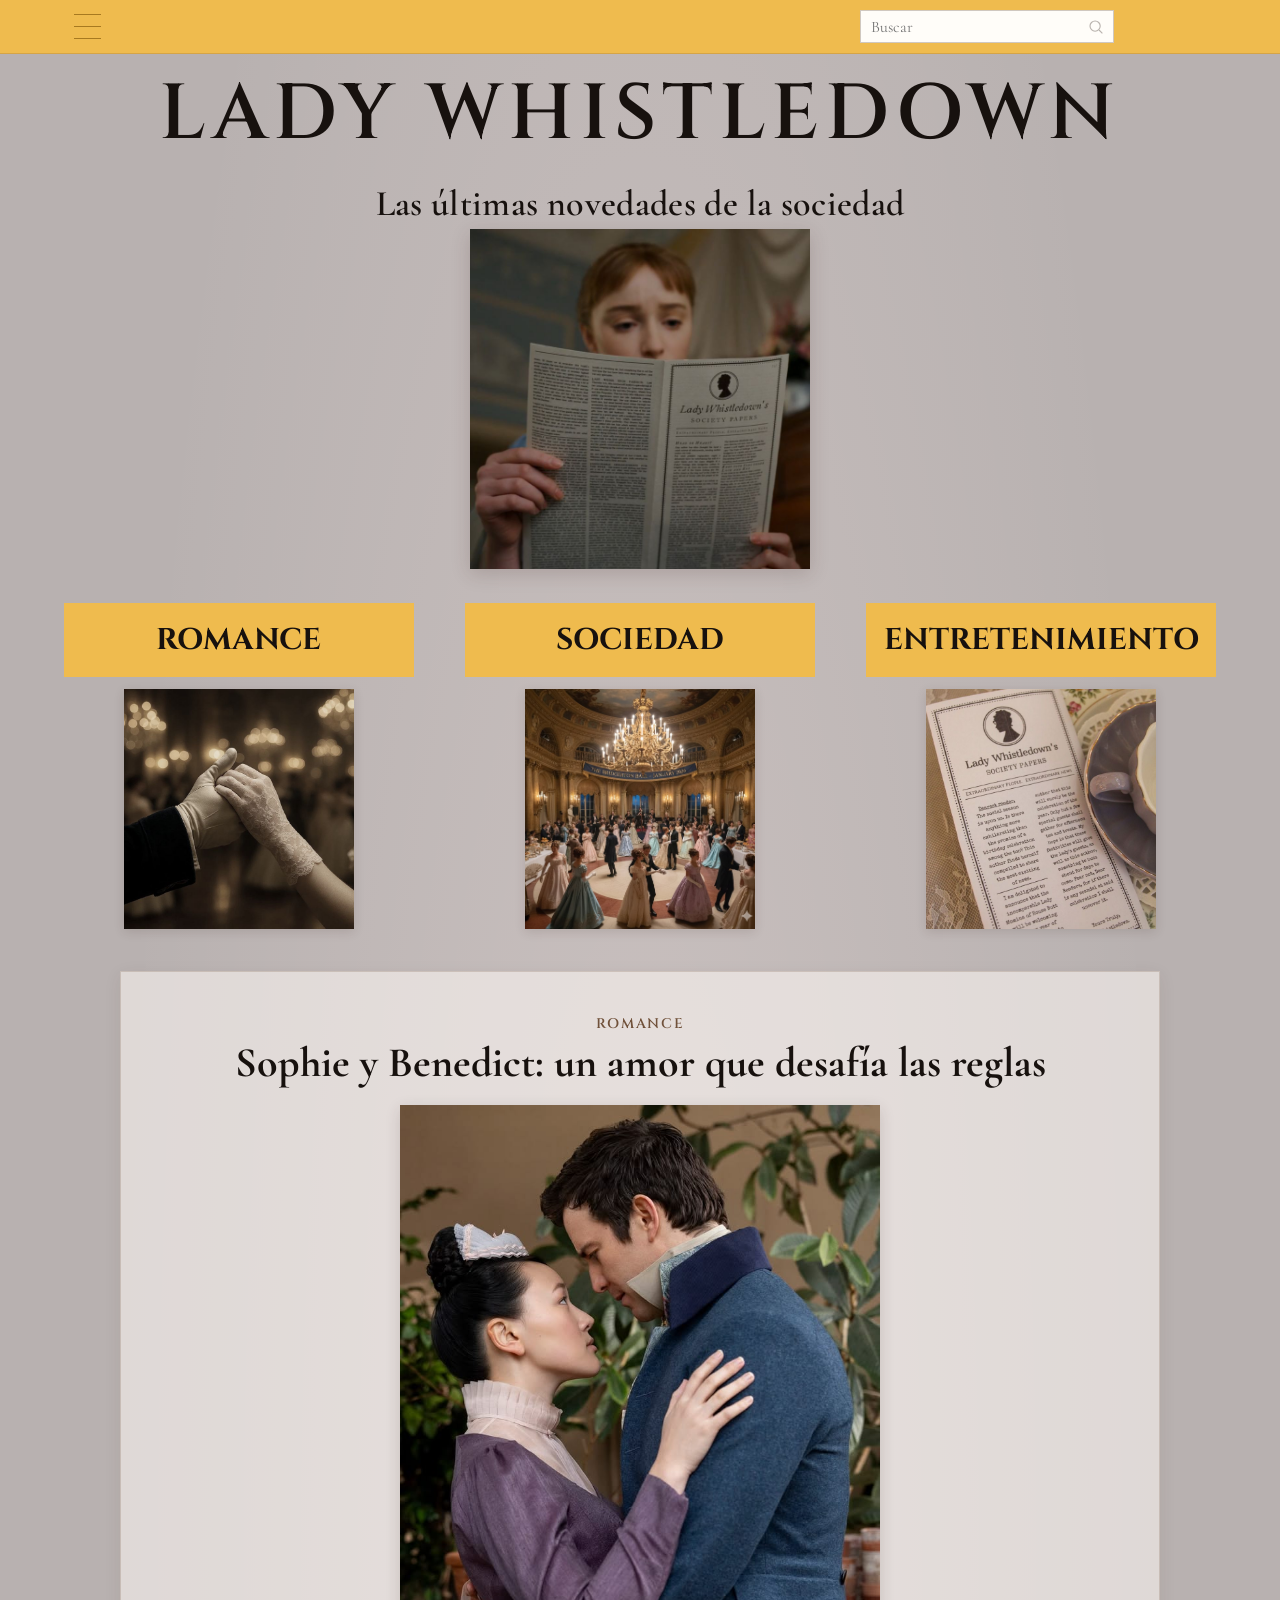
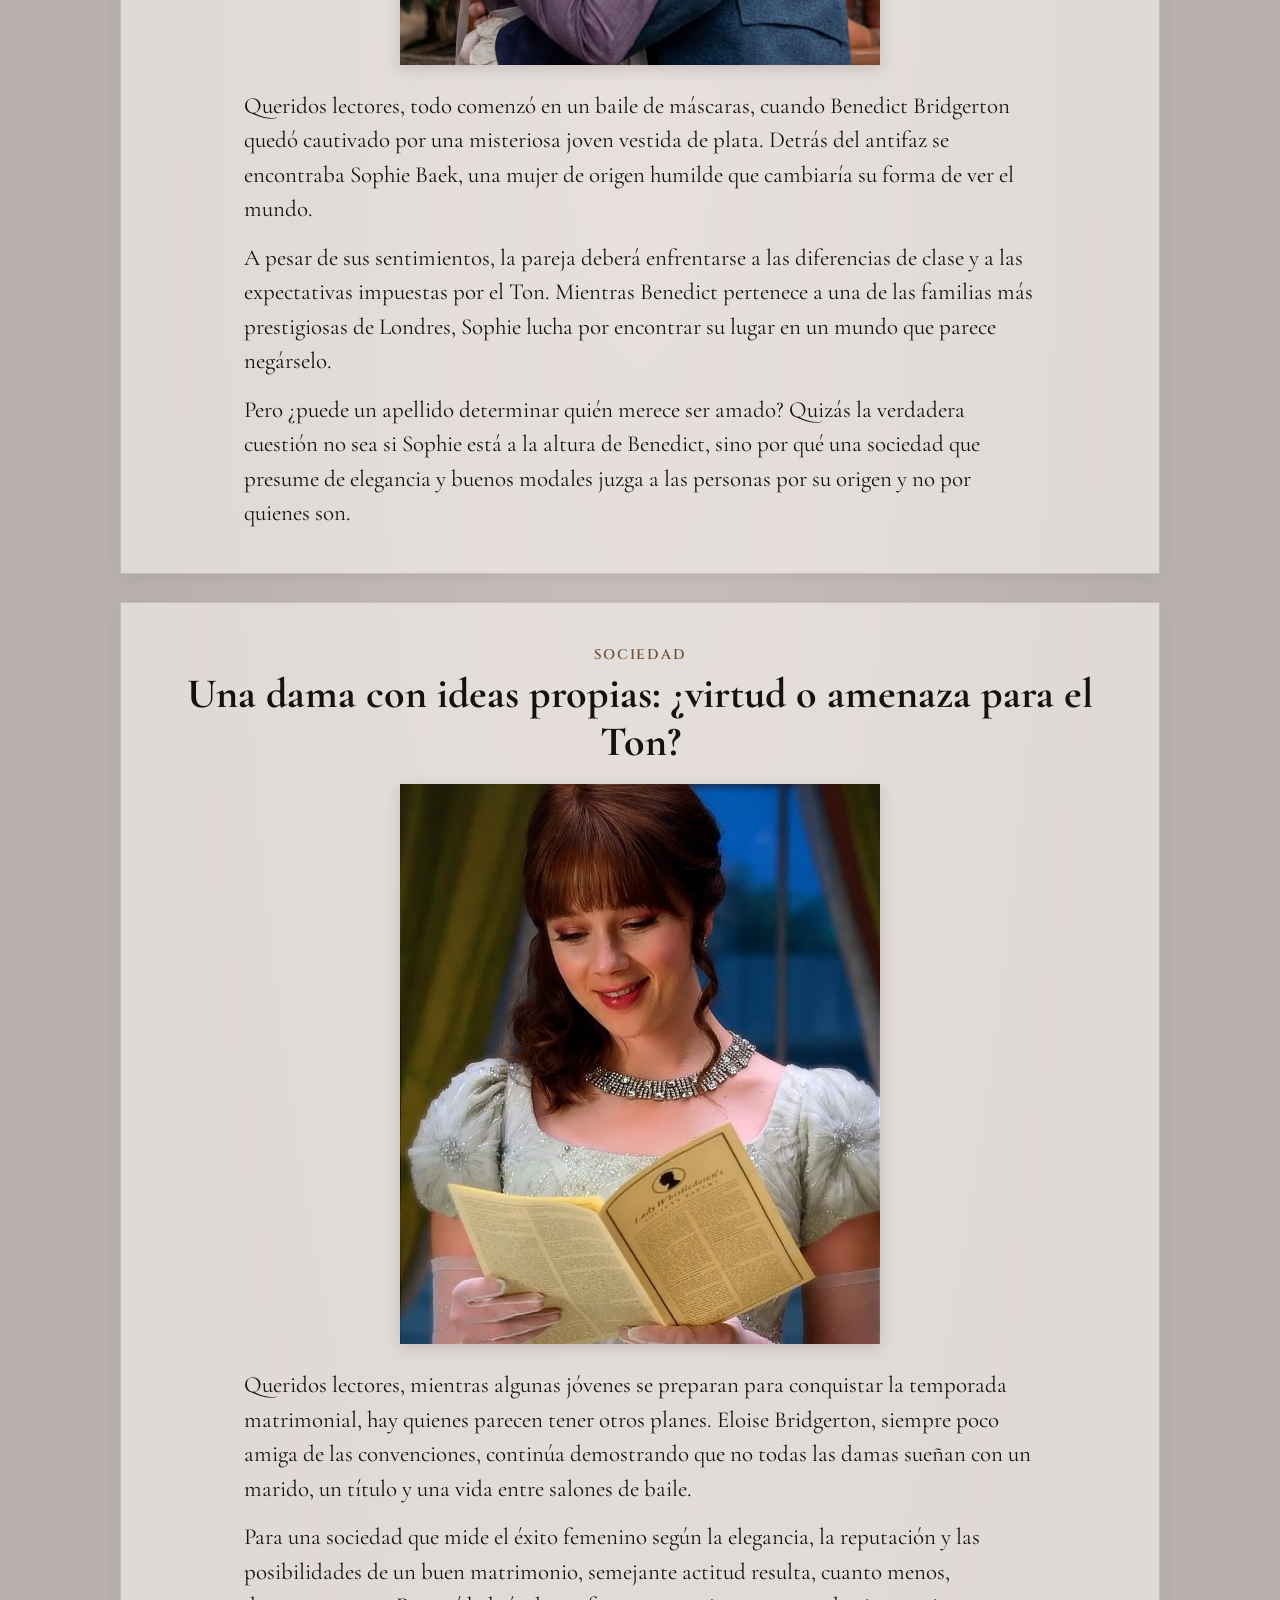
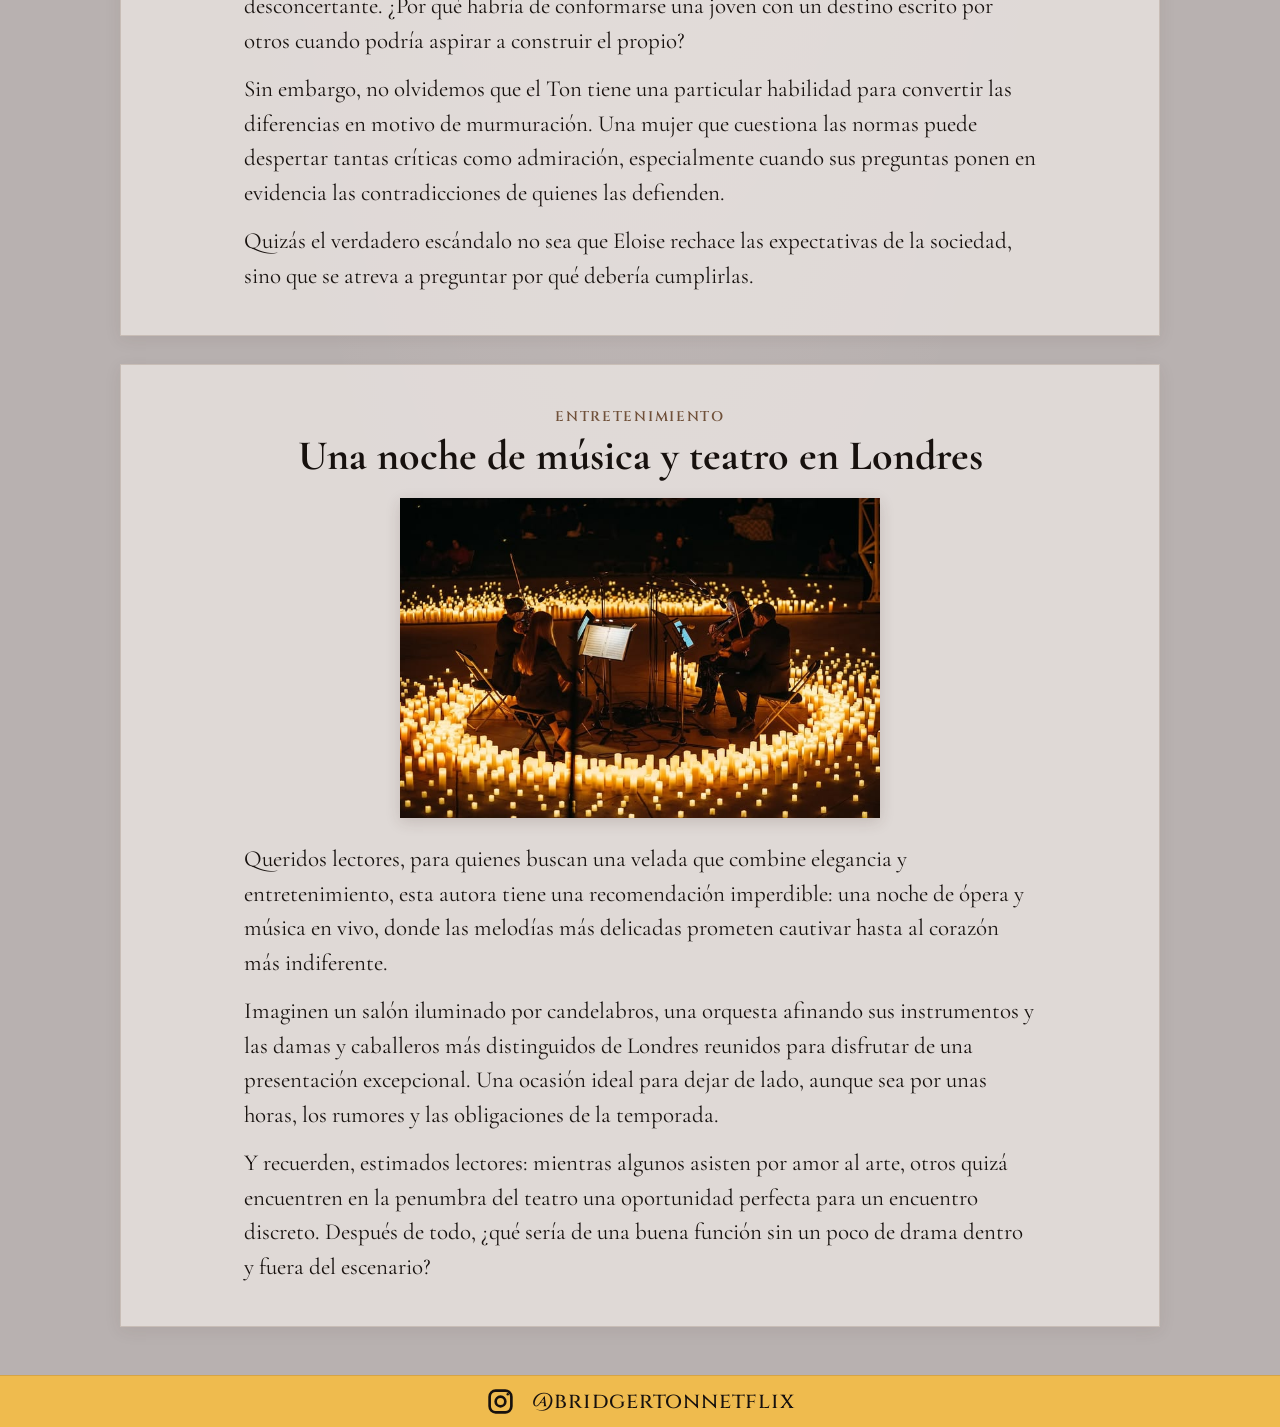
<file: lady-whistledown.html>
<!DOCTYPE html>
<html lang="es">
    <head>
        <meta charset="UTF-8">
        <meta name="viewport" content="width=device-width, initial-scale=1.0">
        <meta name="theme-color" content="#eac0cc">
        <meta name="description" content="Las últimas novedades de la sociedad, según Lady Whistledown.">
        <title>Lady Whistledown | The Whistledown</title>
        <link rel="preconnect" href="https://fonts.googleapis.com">
        <link rel="preconnect" href="https://fonts.gstatic.com" crossorigin>
        <link rel="stylesheet" href="./bridgerton.css">
        <link rel="stylesheet" href="./lady-whistledown.css">
    </head>
    <body class="whistledown-page">
        <header class="topbar">
            <button class="icon-button menu-button menu-toggle" type="button" aria-label="Abrir menú" aria-controls="site-menu" aria-expanded="false">
                <span></span><span></span><span></span>
            </button>
            <form class="search" role="search" action="#">
                <label class="visually-hidden" for="site-search">Buscar en The Whistledown</label>
                <input id="site-search" type="search" placeholder="Buscar" autocomplete="off" aria-controls="search-results" aria-expanded="false">
                <button class="search-button" type="submit" aria-label="Buscar">
                    <svg viewBox="0 0 24 24" aria-hidden="true"><circle cx="10.8" cy="10.8" r="6.8"></circle><path d="m16 16 4.5 4.5"></path></svg>
                </button>
                <div class="search-results" id="search-results" role="list" hidden></div>
            </form>
        </header>
        <button class="menu-backdrop" type="button" aria-label="Cerrar menú" hidden></button>
        <nav class="side-menu" id="site-menu" aria-label="Secciones de The Whistledown" hidden>
            <h2>Explorar</h2>
            <a href="./index.html">Inicio</a>
            <a href="./lady-whistledown.html">Lady Whistledown</a>
            <a href="./glamour.html">Glamour</a>
            <a href="./bailes-eventos.html">Bailes y eventos</a>
            <a href="./familias.html">Familias de The Ton</a>
            <a href="./contacto.html">Contacto</a>
        </nav>

        <main>
            <header class="whistledown-masthead">
                <h1>Lady Whistledown</h1>
            </header>

            <section class="latest" aria-labelledby="latest-title">
                <h2 id="latest-title">Las últimas novedades de la sociedad</h2>
                <img class="latest-image" src="./daphne%20leyendo%20whistledown.jpg" alt="Daphne lee con atención el periódico de Lady Whistledown">
            </section>

            <nav class="section-navigation" aria-label="Secciones de Lady Whistledown">
                <a class="section-link" href="#romance">
                    <span>Romance</span>
                    <img src="./secci%C3%B3n%20romance.jpg" alt="Imagen de la sección Romance">
                </a>
                <a class="section-link" href="#sociedad">
                    <span>Sociedad</span>
                    <img src="./image%20(1).png" alt="Imagen de la sección Sociedad">
                </a>
                <a class="section-link" href="#entretenimiento">
                    <span>Entretenimiento</span>
                    <img src="./secci%C3%B3n%20entretenimiento.jpg" alt="Imagen de la sección Entretenimiento">
                </a>
            </nav>

            <section class="news-list" aria-label="Noticias de Lady Whistledown">
                <article class="news-article" id="romance">
                    <header class="news-heading">
                        <p class="news-category">Romance</p>
                        <h2>Sophie y Benedict: un amor que desafía las reglas</h2>
                    </header>
                    <img class="news-image" src="./foto%20romance.jpg" alt="Sophie y Benedict comparten un momento juntos">
                    <div class="news-copy">
                        <p>Queridos lectores, todo comenzó en un baile de máscaras, cuando Benedict Bridgerton quedó cautivado por una misteriosa joven vestida de plata. Detrás del antifaz se encontraba Sophie Baek, una mujer de origen humilde que cambiaría su forma de ver el mundo.</p>
                        <p>A pesar de sus sentimientos, la pareja deberá enfrentarse a las diferencias de clase y a las expectativas impuestas por el Ton. Mientras Benedict pertenece a una de las familias más prestigiosas de Londres, Sophie lucha por encontrar su lugar en un mundo que parece negárselo.</p>
                        <p>Pero ¿puede un apellido determinar quién merece ser amado? Quizás la verdadera cuestión no sea si Sophie está a la altura de Benedict, sino por qué una sociedad que presume de elegancia y buenos modales juzga a las personas por su origen y no por quienes son.</p>
                    </div>
                </article>

                <article class="news-article" id="sociedad">
                    <header class="news-heading">
                        <p class="news-category">Sociedad</p>
                        <h2>Una dama con ideas propias: ¿virtud o amenaza para el Ton?</h2>
                    </header>
                    <img class="news-image" src="./foto%20sociedad.jpg" alt="Daphne descubre las noticias de Lady Whistledown">
                    <div class="news-copy">
                        <p>Queridos lectores, mientras algunas jóvenes se preparan para conquistar la temporada matrimonial, hay quienes parecen tener otros planes. Eloise Bridgerton, siempre poco amiga de las convenciones, continúa demostrando que no todas las damas sueñan con un marido, un título y una vida entre salones de baile.</p>
                        <p>Para una sociedad que mide el éxito femenino según la elegancia, la reputación y las posibilidades de un buen matrimonio, semejante actitud resulta, cuanto menos, desconcertante. ¿Por qué habría de conformarse una joven con un destino escrito por otros cuando podría aspirar a construir el propio?</p>
                        <p>Sin embargo, no olvidemos que el Ton tiene una particular habilidad para convertir las diferencias en motivo de murmuración. Una mujer que cuestiona las normas puede despertar tantas críticas como admiración, especialmente cuando sus preguntas ponen en evidencia las contradicciones de quienes las defienden.</p>
                        <p>Quizás el verdadero escándalo no sea que Eloise rechace las expectativas de la sociedad, sino que se atreva a preguntar por qué debería cumplirlas.</p>
                    </div>
                </article>

                <article class="news-article" id="entretenimiento">
                    <header class="news-heading">
                        <p class="news-category">Entretenimiento</p>
                        <h2>Una noche de música y teatro en Londres</h2>
                    </header>
                    <img class="news-image" src="./foto%20entretenimiento.jpg" alt="Músicos interpretan una pieza en un concierto iluminado por velas">
                    <div class="news-copy">
                        <p>Queridos lectores, para quienes buscan una velada que combine elegancia y entretenimiento, esta autora tiene una recomendación imperdible: una noche de ópera y música en vivo, donde las melodías más delicadas prometen cautivar hasta al corazón más indiferente.</p>
                        <p>Imaginen un salón iluminado por candelabros, una orquesta afinando sus instrumentos y las damas y caballeros más distinguidos de Londres reunidos para disfrutar de una presentación excepcional. Una ocasión ideal para dejar de lado, aunque sea por unas horas, los rumores y las obligaciones de la temporada.</p>
                        <p>Y recuerden, estimados lectores: mientras algunos asisten por amor al arte, otros quizá encuentren en la penumbra del teatro una oportunidad perfecta para un encuentro discreto. Después de todo, ¿qué sería de una buena función sin un poco de drama dentro y fuera del escenario?</p>
                    </div>
                </article>
            </section>
        </main>

        <footer class="social-footer">
            <a href="https://www.instagram.com/bridgertonnetflix/" aria-label="instagram de bridgerton">
                <svg viewBox="0 0 24 24" aria-hidden="true"><rect x="3" y="3" width="18" height="18" rx="5"></rect><circle cx="12" cy="12" r="4"></circle><circle class="instagram-dot" cx="18" cy="6" r="1"></circle></svg>
                <span>@bridgertonnetflix</span>
            </a>
        </footer>
        <script src="./menu.js" defer></script>
        <script src="./search.js" defer></script>
    </body>
</html>
</file>
<file: bridgerton.css>
@import url('https://fonts.googleapis.com/css2?family=Cinzel:wght@400..900&family=Cormorant+Garamond:ital,wght@0,300..700;1,300..700&display=swap');

:root {
	color-scheme: light;
	--rose: #eac0cc;
	--gold: #efbb4e;
	--gold-deep: #a77920;
	--ink: #17110e;
	--serif: Copperplate, "Copperplate Gothic Light", "Copperplate Gothic", Georgia, serif;
	--display: "Cinzel", Georgia, serif;
}

* {
	box-sizing: border-box;
}

html {
	min-width: 320px;
	scroll-behavior: smooth;
}

body {
	min-height: 100vh;
	margin: 0;
	color: var(--ink);
	background-color: var(--rose);
	background-image: radial-gradient(ellipse at 50% 34%, rgba(255, 239, 237, 0.26), transparent 58%);
	font-family: var(--serif);
}

.topbar {
	position: relative;
	z-index: 1;
	display: grid;
	grid-template-columns: minmax(0, 1fr) minmax(180px, 254px) 94px;
	align-items: center;
	height: 54px;
	padding: 0 clamp(22px, 5.7vw, 72px);
	border-bottom: 1px solid rgba(95, 65, 36, 0.18);
	background: var(--gold);
}

.home-topbar {
	grid-template-columns: minmax(0, 1fr) minmax(180px, 254px);
}

.icon-button,
.search-button {
	display: grid;
	place-items: center;
	padding: 0;
	color: var(--gold-deep);
	border: 0;
	background: transparent;
	cursor: pointer;
	transition: color 180ms ease, background-color 180ms ease, transform 180ms ease;
}

.icon-button:hover,
.search-button:hover {
	color: var(--ink);
	transform: translateY(-2px);
}

.icon-button:active,
.search-button:active {
	transform: scale(0.96);
}

.icon-button:focus-visible,
.search-button:focus-visible,
.social-footer a:focus-visible,
.department:focus-visible {
	outline: 2px solid var(--ink);
	outline-offset: 4px;
}

.menu-button {
	justify-self: start;
	gap: 5px;
	width: 30px;
	height: 32px;
}

.menu-toggle {
	position: relative;
	z-index: 7;
}

.menu-button span {
	display: block;
	width: 27px;
	height: 1px;
	background: currentColor;
}

.menu-backdrop[hidden],
.side-menu[hidden] {
	display: none;
}

.menu-backdrop {
	position: fixed;
	z-index: 5;
	inset: 0;
	width: 100%;
	height: 100%;
	padding: 0;
	border: 0;
	background: rgba(23, 17, 14, 0.42);
	opacity: 0;
	transition: opacity 200ms ease;
}

.menu-backdrop.is-visible {
	opacity: 1;
}

.side-menu {
	position: fixed;
	z-index: 6;
	top: 0;
	bottom: 0;
	left: 0;
	display: flex;
	width: min(82vw, 320px);
	flex-direction: column;
	gap: 4px;
	padding: 28px 20px;
	background: #fff9f1;
	box-shadow: 4px 0 18px rgba(23, 17, 14, 0.18);
	transform: translateX(-105%);
	transition: transform 220ms ease;
}

.side-menu.is-open {
	transform: translateX(0);
}

.side-menu h2 {
	margin: 0 0 18px;
	padding-bottom: 12px;
	border-bottom: 1px solid rgba(95, 65, 36, 0.22);
	font-family: var(--display);
	font-size: 24px;
	font-weight: 600;
}

.side-menu a {
	padding: 12px 10px;
	color: var(--ink);
	font-family: var(--serif);
	font-size: 19px;
	text-decoration: none;
	transition: background-color 160ms ease;
}

.side-menu a:hover,
.side-menu a:focus-visible {
	background: rgba(239, 187, 78, 0.28);
}

.side-menu a:focus-visible {
	outline: 2px solid var(--gold-deep);
	outline-offset: 1px;
}

body.menu-open {
	overflow: hidden;
}

.search {
	position: relative;
	z-index: 3;
	display: flex;
	align-items: center;
	height: 33px;
	border: 1px solid #d0c8c0;
	background: #fffdf9;
}

.search-results[hidden] {
	display: none;
}

.search-results {
	position: absolute;
	z-index: 4;
	top: calc(100% + 5px);
	right: 0;
	display: grid;
	width: min(360px, 82vw);
	max-height: min(60vh, 420px);
	overflow-y: auto;
	border: 1px solid rgba(95, 65, 36, 0.24);
	background: #fffdf9;
	box-shadow: 0 6px 18px rgba(23, 17, 14, 0.18);
}

.search-result {
	display: grid;
	gap: 2px;
	padding: 10px 12px;
	color: var(--ink);
	text-decoration: none;
}

.search-result + .search-result,
.search-empty {
	border-top: 1px solid rgba(95, 65, 36, 0.14);
}

.search-result:hover,
.search-result:focus-visible {
	background: rgba(239, 187, 78, 0.25);
}

.search-result:focus-visible {
	outline: 2px solid var(--gold-deep);
	outline-offset: -2px;
}

.search-result strong {
	font-family: var(--display);
	font-size: 14px;
	font-weight: 600;
}

.search-result span,
.search-empty {
	font-size: 14px;
	line-height: 1.25;
}

.search-empty {
	padding: 12px;
}

.search input {
	width: 100%;
	min-width: 0;
	height: 100%;
	padding: 0 10px;
	color: var(--ink);
	border: 0;
	outline: 0;
	background: transparent;
	font: 16px "Cormorant Garamond", Georgia, serif;
}

.search-button {
	flex: 0 0 34px;
	height: 100%;
}

.search-button svg {
	width: 18px;
	fill: none;
	stroke: #b9b3ae;
	stroke-width: 1.5;
}

.profile-button {
	justify-self: end;
	width: 29px;
	height: 29px;
}

.profile-button svg {
	width: 27px;
	fill: none;
	stroke: currentColor;
	stroke-width: 1.25;
}

.masthead {
	display: flex;
	flex-direction: column;
	align-items: center;
	padding: 4px 20px 0;
	text-align: center;
}

.masthead h1 {
	margin: 2px 0 10px;
	font-family: var(--display);
	font-size: clamp(34px, 5.2vw, 62px);
	font-weight: 600;
	line-height: 1.12;
	letter-spacing: 0.07em;
	text-transform: uppercase;
}

.portrait-seal {
	display: block;
	width: clamp(154px, 21vw, 238px);
	aspect-ratio: 1 / 1.08;
	object-fit: contain;
}

.departments {
	display: grid;
	grid-template-columns: repeat(4, minmax(0, 1fr));
	gap: clamp(18px, 3vw, 38px);
	align-items: start;
	padding: 24px clamp(22px, 4.2vw, 54px) 22px;
}

.department {
	display: flex;
	min-width: 0;
	flex-direction: column;
	align-items: center;
	color: inherit;
	text-decoration: none;
}

.department h2 {
	display: grid;
	place-content: center;
	width: 100%;
	min-height: 80px;
	margin: 0 0 12px;
	padding: 8px 6px;
	background: var(--gold);
	font-family: var(--serif);
	font-size: clamp(17px, 2.1vw, 27px);
	font-weight: 700;
	line-height: 1.08;
	text-align: center;
	text-transform: uppercase;
	transition: background-color 180ms ease, transform 180ms ease;
}

.department:hover h2,
.department:focus-visible h2 {
	background: #f5ca70;
	transform: translateY(-2px);
}

.department-image {
	display: block;
	width: min(76%, 190px);
	height: clamp(122px, 14vw, 176px);
	object-fit: cover;
	border: 1px solid rgba(116, 77, 55, 0.15);
	box-shadow: 0 3px 10px rgba(60, 35, 30, 0.14);
	transition: transform 200ms ease;
}

.department:hover .department-image {
	transform: translateY(-2px);
}

.social-footer {
	display: flex;
	min-height: 52px;
	align-items: center;
	justify-content: center;
	padding: 8px 16px;
	border-top: 1px solid rgba(95, 65, 36, 0.18);
	background: var(--gold);
}

.social-footer a {
	display: inline-flex;
	align-items: center;
	gap: 17px;
	color: var(--ink);
	font-family: var(--display);
	font-size: clamp(15px, 2.1vw, 22px);
	font-weight: 500;
	letter-spacing: 0.035em;
	text-transform: none;
	text-decoration: none;
	transition: color 180ms ease, transform 180ms ease;
}

.social-footer a:hover {
	color: var(--gold-deep);
	transform: translateY(-2px);
}

.social-footer svg {
	width: 29px;
	fill: none;
	stroke: currentColor;
	stroke-width: 2.2;
}

.instagram-dot {
	fill: currentColor;
	stroke: none;
}

.visually-hidden {
	position: absolute;
	width: 1px;
	height: 1px;
	overflow: hidden;
	clip: rect(0, 0, 0, 0);
	white-space: nowrap;
	clip-path: inset(50%);
}

@media (min-width: 1000px) {
	.masthead {
		padding-top: 7px;
	}

	.masthead h1 {
		margin-bottom: 12px;
	}

	.departments {
		padding-top: 25px;
	}
}

@media (max-width: 640px) {
	.topbar {
		grid-template-columns: 1fr minmax(120px, 190px) 1fr;
		height: 50px;
		padding: 0 16px;
	}

	.home-topbar {
		grid-template-columns: minmax(0, 1fr) minmax(120px, 190px);
	}

	.masthead {
		padding-top: 14px;
	}

	.masthead h1 {
		max-width: 100%;
		margin: 6px 0 13px;
		font-size: clamp(27px, 8vw, 42px);
		letter-spacing: 0.035em;
	}

	.portrait-seal {
		width: 152px;
	}

	.departments {
		grid-template-columns: repeat(2, minmax(0, 1fr));
		gap: 20px 14px;
		padding: 22px 16px 20px;
	}

	.department h2 {
		min-height: 64px;
		margin-bottom: 9px;
		font-size: clamp(16px, 4.3vw, 21px);
	}

	.department-image {
		width: 78%;
		height: clamp(130px, 42vw, 190px);
	}

	.social-footer a {
		gap: 10px;
		font-size: clamp(13px, 3.7vw, 18px);
	}
}

@media (max-width: 420px) {
	.departments {
		grid-template-columns: 1fr;
		gap: 22px;
	}

	.department h2 {
		width: min(100%, 320px);
	}

	.department-image {
		width: min(78%, 260px);
		height: 170px;
	}
}

@media (prefers-reduced-motion: reduce) {
	*,
	*::before,
	*::after {
		scroll-behavior: auto !important;
		transition-duration: 0.01ms !important;
	}
}
</file>
<file: bailes-eventos.css>
.events-page {
	background-color: #b8b1b0;
	font-family: "Cormorant Garamond", Georgia, serif;
}

.home-button {
	display: flex;
	flex-direction: column;
	justify-content: center;
	text-decoration: none;
}

.home-button:focus-visible {
	outline: 2px solid var(--ink);
	outline-offset: 4px;
}

.events-masthead {
	display: flex;
	flex-direction: column;
	align-items: center;
	padding: 13px 20px 0;
	text-align: center;
}

.events-masthead h1 {
	margin: 0;
	font-family: var(--display);
	font-size: clamp(38px, 6.2vw, 76px);
	font-weight: 600;
	letter-spacing: 0.075em;
	line-height: 1.15;
	text-transform: uppercase;
}

.events-masthead p {
	max-width: 58ch;
	margin: 0 0 14px;
	font-family: "Cormorant Garamond", Georgia, serif;
	font-size: clamp(19px, 2.2vw, 25px);
	font-weight: 600;
	letter-spacing: 0.01em;
	line-height: 1.2;
}

.events-feature {
	display: block;
	width: clamp(190px, 18vw, 224px);
	height: clamp(190px, 18vw, 224px);
	object-fit: cover;
}

.events-sections {
	display: grid;
	grid-template-columns: repeat(3, minmax(0, 1fr));
	gap: clamp(22px, 5vw, 64px);
	align-items: start;
	padding: 24px clamp(22px, 3.6vw, 46px) 22px;
}

.event-card {
	display: flex;
	min-width: 0;
	flex-direction: column;
	align-items: center;
	color: inherit;
	text-decoration: none;
	transition: transform 180ms ease;
}

.event-card h2 {
	display: grid;
	place-content: center;
	width: 100%;
	min-height: 82px;
	margin: 0 0 14px;
	padding: 8px 10px;
	background: var(--gold);
	font-family: var(--display);
	font-size: clamp(19px, 2.35vw, 30px);
	font-variant: small-caps;
	font-weight: 700;
	line-height: 1.08;
	text-align: center;
	text-transform: uppercase;
}

.event-card h2,
.event-card img {
	transition: transform 180ms ease, background-color 180ms ease;
}

.event-card:hover h2 {
	background-color: #f5ca70;
	transform: translateY(-2px);
}

.event-card:hover img,
.event-card:focus-visible img {
	transform: translateY(-2px);
}

.event-card:hover,
.event-card:focus-visible {
	transform: translateY(-3px);
}

.event-card:focus-visible {
	outline: 2px solid var(--ink);
	outline-offset: 5px;
}

.event-card img {
	display: block;
	width: min(72%, 220px);
	height: clamp(155px, 17vw, 210px);
	object-fit: cover;
	box-shadow: 0 3px 10px rgba(60, 35, 30, 0.14);
}

.event-articles {
	display: flex;
	flex-direction: column;
	gap: 28px;
	padding: 0 clamp(16px, 5vw, 64px) 48px;
}

.event-article {
	width: min(100%, 1040px);
	margin: 0 auto;
	padding: clamp(20px, 4vw, 42px);
	border: 1px solid rgba(95, 65, 36, 0.18);
	background: rgba(255, 250, 246, 0.55);
	box-shadow: 0 4px 16px rgba(60, 35, 30, 0.08);
	scroll-margin-top: 20px;
}

.event-article-heading {
	margin-bottom: 18px;
	text-align: center;
}

.event-category {
	margin: 0 0 6px;
	color: #70513a;
	font-family: var(--display);
	font-size: 14px;
	font-weight: 600;
	letter-spacing: 0.12em;
	text-transform: uppercase;
}

.event-article-heading h2 {
	margin: 0 auto;
	font-family: "Cormorant Garamond", Georgia, serif;
	font-size: clamp(27px, 4vw, 42px);
	font-weight: 700;
	line-height: 1.15;
}

.event-article-image {
	display: block;
	width: min(100%, 640px);
	height: auto;
	margin: 0 auto 24px;
	box-shadow: 0 4px 14px rgba(60, 35, 30, 0.16);
}

.event-copy {
	max-width: 72ch;
	margin: 0 auto;
	font-size: clamp(19px, 2.15vw, 23px);
	line-height: 1.5;
}

.event-copy p {
	margin: 0 0 14px;
}

.event-copy p:last-child {
	margin-bottom: 0;
}

.event-copy h3 {
	margin: 18px 0 6px;
	font-family: "Cormorant Garamond", Georgia, serif;
	font-size: 25px;
}

.dance-video-link {
	display: inline-block;
	margin-top: 8px;
	padding: 10px 16px;
	color: var(--ink);
	border: 1px solid var(--gold-deep);
	background: var(--gold);
	font-size: 18px;
	font-weight: 700;
	text-decoration: none;
	transition: background-color 180ms ease, transform 180ms ease;
}

.dance-video-link:hover,
.dance-video-link:focus-visible {
	background: #f5ca70;
	transform: translateY(-2px);
}

.dance-video-link:focus-visible {
	outline: 2px solid var(--ink);
	outline-offset: 4px;
}

@media (max-width: 640px) {
	.events-masthead {
		padding-top: 14px;
	}

	.events-masthead h1 {
		font-size: clamp(31px, 8.5vw, 52px);
		letter-spacing: 0.045em;
	}

	.events-masthead p {
		max-width: 36ch;
		margin: 4px 0 12px;
		font-size: 19px;
		letter-spacing: 0.01em;
		line-height: 1.3;
	}

	.events-feature {
		width: 180px;
		height: 180px;
	}

	.events-sections {
		grid-template-columns: repeat(2, minmax(0, 1fr));
		gap: 20px 14px;
		padding: 22px 16px 20px;
	}

	.event-card h2 {
		min-height: 64px;
		margin-bottom: 9px;
		padding: 7px;
		font-size: clamp(15px, 4vw, 21px);
	}

	.event-card img {
		width: 78%;
		height: clamp(145px, 42vw, 190px);
	}

	.event-articles {
		gap: 18px;
		padding: 0 14px 32px;
	}

	.event-article {
		padding: 20px 16px;
	}

	.event-article-image {
		margin-bottom: 18px;
	}

	.event-copy {
		font-size: 20px;
	}
}

@media (max-width: 420px) {
	.events-sections {
		grid-template-columns: 1fr;
		gap: 22px;
	}

	.event-card h2 {
		width: min(100%, 320px);
	}

	.event-card img {
		width: min(76%, 260px);
		height: 210px;
	}

	.event-article-heading h2 {
		font-size: 28px;
	}

	.event-copy {
		font-size: 19px;
		line-height: 1.45;
	}

	.dance-video-link {
		font-size: 17px;
	}
}
</file>
<file: contacto.css>
.contact-page {
	background-color: var(--rose);
	font-family: "Cormorant Garamond", Georgia, serif;
}

.contact-page .social-footer a {
	font-family: "Cormorant Garamond", Georgia, serif;
}

.contact-main {
	width: min(100%, 1040px);
	margin: 0 auto;
	padding: 22px clamp(22px, 5vw, 64px) 30px;
}

.contact-heading {
	text-align: center;
}

.contact-heading h1 {
	margin: 0;
	font-size: clamp(42px, 7vw, 72px);
	font-weight: 700;
	letter-spacing: 0.08em;
	line-height: 1.1;
	text-transform: uppercase;
}

.contact-heading p {
	width: min(100%, 760px);
	margin: 24px auto 0;
	font-size: clamp(21px, 3vw, 30px);
	font-weight: 600;
	letter-spacing: 0.035em;
	line-height: 1.2;
	text-align: center;
}

.contact-form {
	display: grid;
	gap: 22px;
	margin: 48px auto 0;
}

.form-field {
	display: grid;
	grid-template-columns: minmax(190px, 0.8fr) minmax(0, 1.5fr);
	align-items: center;
	gap: 20px;
}

.form-field label {
	font-size: clamp(24px, 4vw, 38px);
	font-variant: small-caps;
	font-weight: 700;
}

.form-field input {
	width: 100%;
	min-width: 0;
	height: 62px;
	padding: 10px 16px;
	color: var(--ink);
	border: 1px solid rgba(116, 77, 55, 0.3);
	border-radius: 0;
	background: rgba(255, 253, 249, 0.72);
	font: 21px "Cormorant Garamond", Georgia, serif;
}

.form-field input:focus-visible {
	outline: 2px solid var(--gold-deep);
	outline-offset: 2px;
}

.contact-submit {
	justify-self: center;
	min-width: 180px;
	margin-top: 6px;
	padding: 12px 30px;
	color: var(--ink);
	border: 1px solid rgba(116, 77, 55, 0.2);
	background: var(--gold);
	font: 700 23px "Cormorant Garamond", Georgia, serif;
	cursor: pointer;
	transition: background-color 180ms ease, transform 180ms ease;
}

.contact-submit:hover {
	background-color: #f5ca70;
	transform: translateY(-2px);
}

.contact-submit:focus-visible {
	outline: 2px solid var(--ink);
	outline-offset: 3px;
}

.contact-success {
	margin: 0;
	padding: 14px 18px;
	color: #183c25;
	font-size: clamp(20px, 2.8vw, 26px);
	font-weight: 600;
	line-height: 1.25;
	text-align: center;
}

.contact-success[hidden] {
	display: none;
}

.contact-social {
	margin: 64px 0 0;
	font-size: clamp(24px, 4vw, 36px);
	font-weight: 700;
	text-align: center;
}

@media (max-width: 600px) {
	.contact-main {
		padding-top: 28px;
	}

	.contact-heading p {
		margin-top: 18px;
		font-size: 20px;
		letter-spacing: 0.01em;
		line-height: 1.3;
	}

	.contact-form {
		gap: 18px;
		margin-top: 34px;
	}

	.form-field {
		grid-template-columns: 1fr;
		gap: 6px;
	}

	.form-field label {
		font-size: 25px;
	}

	.form-field input {
		height: 54px;
		font-size: 19px;
	}

	.contact-social {
		margin-top: 42px;
	}
}
</file>
<file: familias.css>
.families-page {
	background-color: #b8b1b0;
	font-family: "Cormorant Garamond", Georgia, serif;
}

.home-button {
	display: flex;
	flex-direction: column;
	justify-content: center;
	text-decoration: none;
}

.home-button:focus-visible {
	outline: 2px solid var(--ink);
	outline-offset: 4px;
}

.families-masthead {
	display: flex;
	flex-direction: column;
	align-items: center;
	padding: 13px 20px 0;
	text-align: center;
}

.families-masthead h1 {
	margin: 0;
	font-family: "Cormorant Garamond", Georgia, serif;
	font-size: clamp(38px, 6.2vw, 76px);
	font-weight: 600;
	letter-spacing: 0.075em;
	line-height: 1.15;
	text-transform: uppercase;
}

.families-masthead p {
	margin: 0 0 12px;
	font-family: "Cormorant Garamond", Georgia, serif;
	font-size: clamp(19px, 2.2vw, 25px);
	font-weight: 600;
	letter-spacing: 0.01em;
	line-height: 1.2;
}

.families-feature {
	display: block;
	width: min(78vw, 440px);
	height: auto;
	box-shadow: 0 3px 12px rgba(60, 35, 30, 0.16);
}

.family-grid {
	display: grid;
	grid-template-columns: repeat(3, minmax(0, 1fr));
	gap: clamp(18px, 3vw, 38px);
	align-items: start;
	padding: 30px clamp(22px, 4.2vw, 54px) 32px;
}

.family-card {
	display: flex;
	min-width: 0;
	flex-direction: column;
	align-items: center;
	color: inherit;
	text-decoration: none;
}

.family-card h2 {
	display: grid;
	place-items: center;
	width: 100%;
	min-height: 72px;
	margin: 0 0 14px;
	padding: 10px 8px;
	background: var(--gold);
	font-family: "Cormorant Garamond", Georgia, serif;
	font-size: clamp(17px, 2.1vw, 27px);
	font-variant: small-caps;
	font-weight: 700;
	line-height: 1.08;
	text-align: center;
	text-transform: uppercase;
}

.family-card,
.family-card h2,
.family-card img {
	transition: transform 180ms ease, background-color 180ms ease;
}

.family-card:hover h2 {
	background-color: #f5ca70;
	transform: translateY(-2px);
}

.family-card:hover img {
	transform: translateY(-2px);
}

.family-card:focus-visible {
	outline: 2px solid var(--ink);
	outline-offset: 4px;
}

.family-card img {
	display: block;
	width: min(100%, 280px);
	height: clamp(190px, 24vw, 280px);
	object-fit: contain;
}

.family-details {
	width: min(100%, 1180px);
	margin: 0 auto;
	padding: 0 clamp(22px, 4.2vw, 54px) 42px;
}

.family-detail {
	margin-top: 22px;
	padding-top: 16px;
	scroll-margin-top: 20px;
}

.family-detail > h2 {
	margin: 0 0 18px;
	font-family: "Cormorant Garamond", Georgia, serif;
	font-size: clamp(30px, 4vw, 44px);
	font-weight: 700;
	text-align: center;
}

.character-grid {
	display: grid;
	grid-template-columns: repeat(2, minmax(0, 1fr));
	gap: 16px;
}

.character-card {
	display: flex;
	min-width: 0;
	align-items: center;
	gap: 16px;
	padding: 14px;
	background: rgba(255, 253, 249, 0.48);
}

.character-card img {
	display: block;
	flex: 0 0 112px;
	width: 112px;
	height: 150px;
	object-fit: contain;
}

.character-card h3 {
	margin: 0 0 4px;
	font-size: clamp(20px, 2.2vw, 25px);
	font-weight: 700;
	line-height: 1.1;
}

.character-card p {
	margin: 0;
	font-size: clamp(18px, 1.8vw, 21px);
	line-height: 1.25;
}

@media (max-width: 760px) {
	.families-masthead {
		padding-top: 14px;
	}

	.families-masthead h1 {
		font-size: clamp(32px, 8vw, 54px);
		letter-spacing: 0.045em;
	}

	.families-masthead p {
		max-width: 36ch;
		margin: 4px 0 12px;
		font-size: 19px;
		letter-spacing: 0.01em;
		line-height: 1.3;
	}

	.families-feature {
		width: min(86vw, 440px);
	}

	.family-grid {
		grid-template-columns: repeat(2, minmax(0, 1fr));
		gap: 22px 16px;
		padding: 24px 16px 28px;
	}

	.family-card h2 {
		min-height: 62px;
		margin-bottom: 10px;
		font-size: clamp(16px, 4.3vw, 22px);
	}

	.family-card img {
		width: min(100%, 280px);
		height: clamp(190px, 48vw, 250px);
	}

	.family-details {
		padding-right: 16px;
		padding-left: 16px;
	}
}

@media (max-width: 420px) {
	.family-grid {
		grid-template-columns: 1fr;
		gap: 24px;
	}

	.family-card h2 {
		width: min(100%, 320px);
	}

	.family-card img {
		width: min(100%, 320px);
		height: 240px;
	}
}

@media (max-width: 560px) {
	.character-grid {
		grid-template-columns: 1fr;
		gap: 12px;
	}

	.character-card {
		gap: 12px;
		padding: 12px;
	}

	.character-card img {
		flex-basis: 88px;
		width: 88px;
		height: 128px;
	}
}
</file>
<file: glamour.css>
.glamour-page {
	background-color: #b8b1b0;
	font-family: "Cormorant Garamond", Georgia, serif;
}

.home-button {
	display: flex;
	flex-direction: column;
	justify-content: center;
	text-decoration: none;
}

.home-button:focus-visible {
	outline: 2px solid var(--ink);
	outline-offset: 4px;
}

.glamour-masthead {
	display: flex;
	flex-direction: column;
	align-items: center;
	padding: 13px 20px 0;
	text-align: center;
}

.glamour-masthead h1 {
	margin: 0;
	font-family: var(--display);
	font-size: clamp(40px, 6.2vw, 78px);
	font-weight: 600;
	letter-spacing: 0.075em;
	line-height: 1.15;
	text-transform: uppercase;
}

.glamour-masthead p {
	margin: 0 0 6px;
	font-family: "Cormorant Garamond", Georgia, serif;
	font-size: clamp(19px, 2.2vw, 25px);
	font-weight: 600;
	letter-spacing: 0.01em;
	line-height: 1.2;
}

.glamour-feature {
	display: block;
	width: clamp(150px, 16vw, 194px);
	height: clamp(205px, 21vw, 260px);
	object-fit: cover;
	object-position: center 30%;
}

.glamour-sections {
	display: grid;
	grid-template-columns: repeat(3, minmax(0, 1fr));
	gap: clamp(22px, 5vw, 64px);
	align-items: start;
	padding: 24px clamp(22px, 3.6vw, 46px) 22px;
}

.glamour-card {
	display: flex;
	min-width: 0;
	flex-direction: column;
	align-items: center;
	color: inherit;
	text-decoration: none;
	transition: transform 180ms ease;
}

.glamour-card h2 {
	display: grid;
	place-content: center;
	width: 100%;
	min-height: 82px;
	margin: 0 0 10px;
	padding: 8px 10px;
	background: var(--gold);
	font-family: var(--display);
	font-size: clamp(19px, 2.35vw, 30px);
	font-variant: small-caps;
	font-weight: 700;
	line-height: 1.08;
	text-align: center;
	text-transform: uppercase;
}

.glamour-card:hover,
.glamour-card:focus-visible {
	transform: translateY(-3px);
}

.glamour-card:focus-visible {
	outline: 2px solid var(--ink);
	outline-offset: 5px;
}

.glamour-card h2,
.glamour-card img {
	transition: transform 180ms ease, background-color 180ms ease;
}

.glamour-card:hover h2 {
	background-color: #f5ca70;
	transform: translateY(-2px);
}

.glamour-card:hover img {
	transform: translateY(-2px);
}

.glamour-card img {
	display: block;
	width: min(72%, 220px);
	height: clamp(155px, 17vw, 210px);
	object-fit: cover;
	box-shadow: 0 3px 10px rgba(60, 35, 30, 0.14);
}

.glamour-articles {
	display: flex;
	flex-direction: column;
	gap: 28px;
	padding: 0 clamp(16px, 5vw, 64px) 48px;
}

.glamour-article {
	width: min(100%, 1040px);
	margin: 0 auto;
	padding: clamp(20px, 4vw, 42px);
	border: 1px solid rgba(95, 65, 36, 0.18);
	background: rgba(255, 250, 246, 0.55);
	box-shadow: 0 4px 16px rgba(60, 35, 30, 0.08);
	scroll-margin-top: 20px;
}

.glamour-article-heading {
	margin-bottom: 18px;
	text-align: center;
}

.glamour-category {
	margin: 0 0 6px;
	color: #70513a;
	font-family: var(--display);
	font-size: 14px;
	font-weight: 600;
	letter-spacing: 0.12em;
	text-transform: uppercase;
}

.glamour-article-heading h2 {
	margin: 0 auto;
	font-family: "Cormorant Garamond", Georgia, serif;
	font-size: clamp(27px, 4vw, 42px);
	font-weight: 700;
	line-height: 1.15;
}

.glamour-article-image {
	display: block;
	width: min(100%, 480px);
	max-height: 560px;
	margin: 0 auto 24px;
	object-fit: cover;
	box-shadow: 0 4px 14px rgba(60, 35, 30, 0.16);
}

.glamour-copy {
	max-width: 72ch;
	margin: 0 auto;
	font-size: clamp(19px, 2.15vw, 23px);
	line-height: 1.5;
}

.glamour-copy p {
	margin: 0 0 14px;
}

.glamour-copy p:last-child {
	margin-bottom: 0;
}

.dress-gallery {
	display: grid;
	grid-template-columns: repeat(3, minmax(0, 1fr));
	gap: clamp(14px, 3vw, 28px);
	margin: 24px 0;
}

.dress-card {
	min-width: 0;
	margin: 0;
	background: rgba(255, 255, 255, 0.55);
	box-shadow: 0 3px 12px rgba(60, 35, 30, 0.12);
}

.dress-card img {
	display: block;
	width: 100%;
	height: clamp(220px, 32vw, 390px);
	object-fit: cover;
	object-position: center top;
}

.dress-card figcaption {
	display: flex;
	flex-direction: column;
	gap: 6px;
	padding: 14px;
	font-size: 18px;
	line-height: 1.35;
}

.dress-card figcaption strong {
	font-family: var(--display);
	font-size: 16px;
	line-height: 1.3;
}

@media (max-width: 640px) {
	.glamour-masthead {
		padding-top: 14px;
	}

	.glamour-masthead h1 {
		font-size: clamp(36px, 11vw, 56px);
		letter-spacing: 0.045em;
	}

	.glamour-masthead p {
		max-width: 34ch;
		margin: 3px 0 10px;
		font-size: clamp(15px, 4.4vw, 21px);
	}

	.glamour-feature {
		width: 150px;
		height: 200px;
	}

	.glamour-sections {
		grid-template-columns: repeat(2, minmax(0, 1fr));
		gap: 20px 14px;
		padding: 22px 16px 20px;
	}

	.glamour-card h2 {
		min-height: 64px;
		margin-bottom: 9px;
		padding: 7px;
		font-size: clamp(15px, 4vw, 21px);
	}

	.glamour-card img {
		width: 78%;
		height: clamp(145px, 42vw, 190px);
	}

	.glamour-articles {
		gap: 18px;
		padding: 0 14px 32px;
	}

	.glamour-article {
		padding: 20px 16px;
	}

	.glamour-article-image {
		max-height: 440px;
		margin-bottom: 18px;
	}

	.glamour-copy {
		font-size: 20px;
	}

	.dress-gallery {
		grid-template-columns: 1fr;
		gap: 18px;
	}

	.dress-card {
		width: min(100%, 360px);
		margin: 0 auto;
	}

	.dress-card img {
		height: clamp(300px, 92vw, 440px);
	}
}

@media (max-width: 420px) {
	.glamour-sections {
		grid-template-columns: 1fr;
		gap: 22px;
	}

	.glamour-card h2 {
		width: min(100%, 320px);
	}

	.glamour-card img {
		width: min(76%, 260px);
		height: 210px;
	}

	.glamour-article-heading h2 {
		font-size: 28px;
	}

	.glamour-copy {
		font-size: 19px;
		line-height: 1.45;
	}
}
</file>
<file: lady-whistledown.css>
.whistledown-page {
	background-color: #b8b1b0;
	font-family: "Cormorant Garamond", Georgia, serif;
}

.home-button {
	display: flex;
	flex-direction: column;
	justify-content: center;
	text-decoration: none;
}

.home-button:focus-visible,
.back-link:focus-visible,
.section-link:focus-visible {
	outline: 2px solid var(--ink);
	outline-offset: 4px;
}

.whistledown-masthead {
	padding: 12px clamp(18px, 4vw, 52px) 0;
	text-align: center;
}

.whistledown-masthead h1 {
	margin: 0;
	padding: 0;
	font-family: var(--display);
	font-size: clamp(36px, 6.2vw, 78px);
	font-weight: 600;
	letter-spacing: 0.075em;
	line-height: 1.25;
	text-transform: uppercase;
}

.back-link {
	display: block;
	width: fit-content;
	margin: 0 0 8px;
	color: #70513a;
	font-size: 14px;
	text-decoration-thickness: 1px;
	text-underline-offset: 4px;
	transition: color 180ms ease;
}

.back-link:hover {
	color: var(--ink);
}

.latest {
	display: flex;
	flex-direction: column;
	align-items: center;
	padding: 18px 20px 0;
	text-align: center;
	scroll-margin-top: 18px;
}

.latest h2 {
	margin: 0 0 4px;
	font-family: "Cormorant Garamond", Georgia, serif;
	font-size: clamp(22px, 3vw, 36px);
	font-weight: 600;
	letter-spacing: 0.01em;
	line-height: 1.2;
}

.latest-image {
	display: block;
	width: min(100%, 340px);
	max-height: 360px;
	aspect-ratio: 1 / 1;
	object-fit: cover;
	object-position: center 38%;
	box-shadow: 0 5px 18px rgba(60, 35, 30, 0.18);
}

.section-navigation {
	display: grid;
	grid-template-columns: repeat(3, minmax(0, 1fr));
	gap: clamp(18px, 4vw, 52px);
	padding: 34px clamp(22px, 5vw, 64px) 42px;
}

.section-link {
	display: flex;
	min-width: 0;
	flex-direction: column;
	align-items: center;
	color: var(--ink);
	border: 0;
	background: transparent;
	font: inherit;
	text-decoration: none;
	transition: transform 180ms ease;
}

.section-link > span:first-child {
	display: grid;
	min-height: 74px;
	width: 100%;
	place-items: center;
	padding: 10px;
	background: var(--gold);
	font-family: var(--display);
	font-size: clamp(18px, 2.4vw, 30px);
	font-weight: 700;
	text-align: center;
	text-transform: uppercase;
	transition: background-color 180ms ease;
}

.section-link:hover,
.section-link:focus-visible {
	transform: translateY(-3px);
}

.section-link:hover > span:first-child,
.section-link:focus-visible > span:first-child {
	background-color: #f5ca70;
}

.section-link img {
	display: block;
	width: min(76%, 230px);
	height: clamp(150px, 20vw, 240px);
	margin: 12px 0 0;
	object-fit: cover;
	box-shadow: 0 3px 10px rgba(60, 35, 30, 0.14);
	transition: transform 180ms ease;
}

.section-link:hover img {
	transform: translateY(-2px);
}

.section-link:focus-visible {
	outline: 2px solid var(--ink);
	outline-offset: 5px;
}

.news-list {
	display: flex;
	flex-direction: column;
	gap: 28px;
	padding: 0 clamp(16px, 5vw, 64px) 48px;
}

.news-article {
	width: min(100%, 1040px);
	margin: 0 auto;
	padding: clamp(20px, 4vw, 42px);
	border: 1px solid rgba(95, 65, 36, 0.18);
	background: rgba(255, 250, 246, 0.55);
	box-shadow: 0 4px 16px rgba(60, 35, 30, 0.08);
	scroll-margin-top: 20px;
}

.news-heading {
	margin-bottom: 18px;
	text-align: center;
}

.news-category {
	margin: 0 0 6px;
	color: #70513a;
	font-family: var(--display);
	font-size: 14px;
	font-weight: 600;
	letter-spacing: 0.12em;
	text-transform: uppercase;
}

.news-heading h2 {
	margin: 0 auto;
	font-family: "Cormorant Garamond", Georgia, serif;
	font-size: clamp(27px, 4vw, 42px);
	font-weight: 700;
	line-height: 1.15;
}

.news-image {
	display: block;
	width: min(100%, 480px);
	max-height: 560px;
	margin: 0 auto 24px;
	object-fit: cover;
	box-shadow: 0 4px 14px rgba(60, 35, 30, 0.16);
}

.news-copy {
	max-width: 72ch;
	margin: 0 auto;
	font-size: clamp(19px, 2.15vw, 23px);
	line-height: 1.5;
}

.news-copy p {
	margin: 0 0 14px;
}

.news-copy p:last-child {
	margin-bottom: 0;
}

@media (max-width: 760px) {
	.whistledown-masthead {
		padding-top: 10px;
	}

	.whistledown-masthead h1 {
		padding-bottom: 0;
		font-size: clamp(30px, 8vw, 56px);
		letter-spacing: 0.04em;
	}

	.latest {
		padding-top: 14px;
	}

	.latest h2 {
		max-width: 23ch;
	}

	.latest-image {
		width: min(78vw, 320px);
	}

	.section-navigation {
		grid-template-columns: repeat(2, minmax(0, 1fr));
		gap: 22px 14px;
		padding: 28px 16px 40px;
	}

	.section-link > span:first-child {
		min-height: 62px;
		font-size: clamp(16px, 4.5vw, 23px);
	}

	.section-link img {
		width: 82%;
		height: clamp(140px, 42vw, 210px);
	}

	.news-list {
		gap: 18px;
		padding: 0 14px 32px;
	}

	.news-article {
		padding: 20px 16px;
	}

	.news-image {
		max-height: 440px;
		margin-bottom: 18px;
	}

	.news-copy {
		font-size: 20px;
	}
}

@media (max-width: 420px) {
	.section-navigation {
		grid-template-columns: 1fr;
		gap: 22px;
	}

	.section-link img {
		width: min(76%, 260px);
		height: 210px;
	}

	.latest {
		padding-right: 16px;
		padding-left: 16px;
	}

	.latest h2 {
		font-size: 22px;
	}

	.news-heading h2 {
		font-size: 28px;
	}

	.news-copy {
		font-size: 19px;
		line-height: 1.45;
	}
}
</file>
